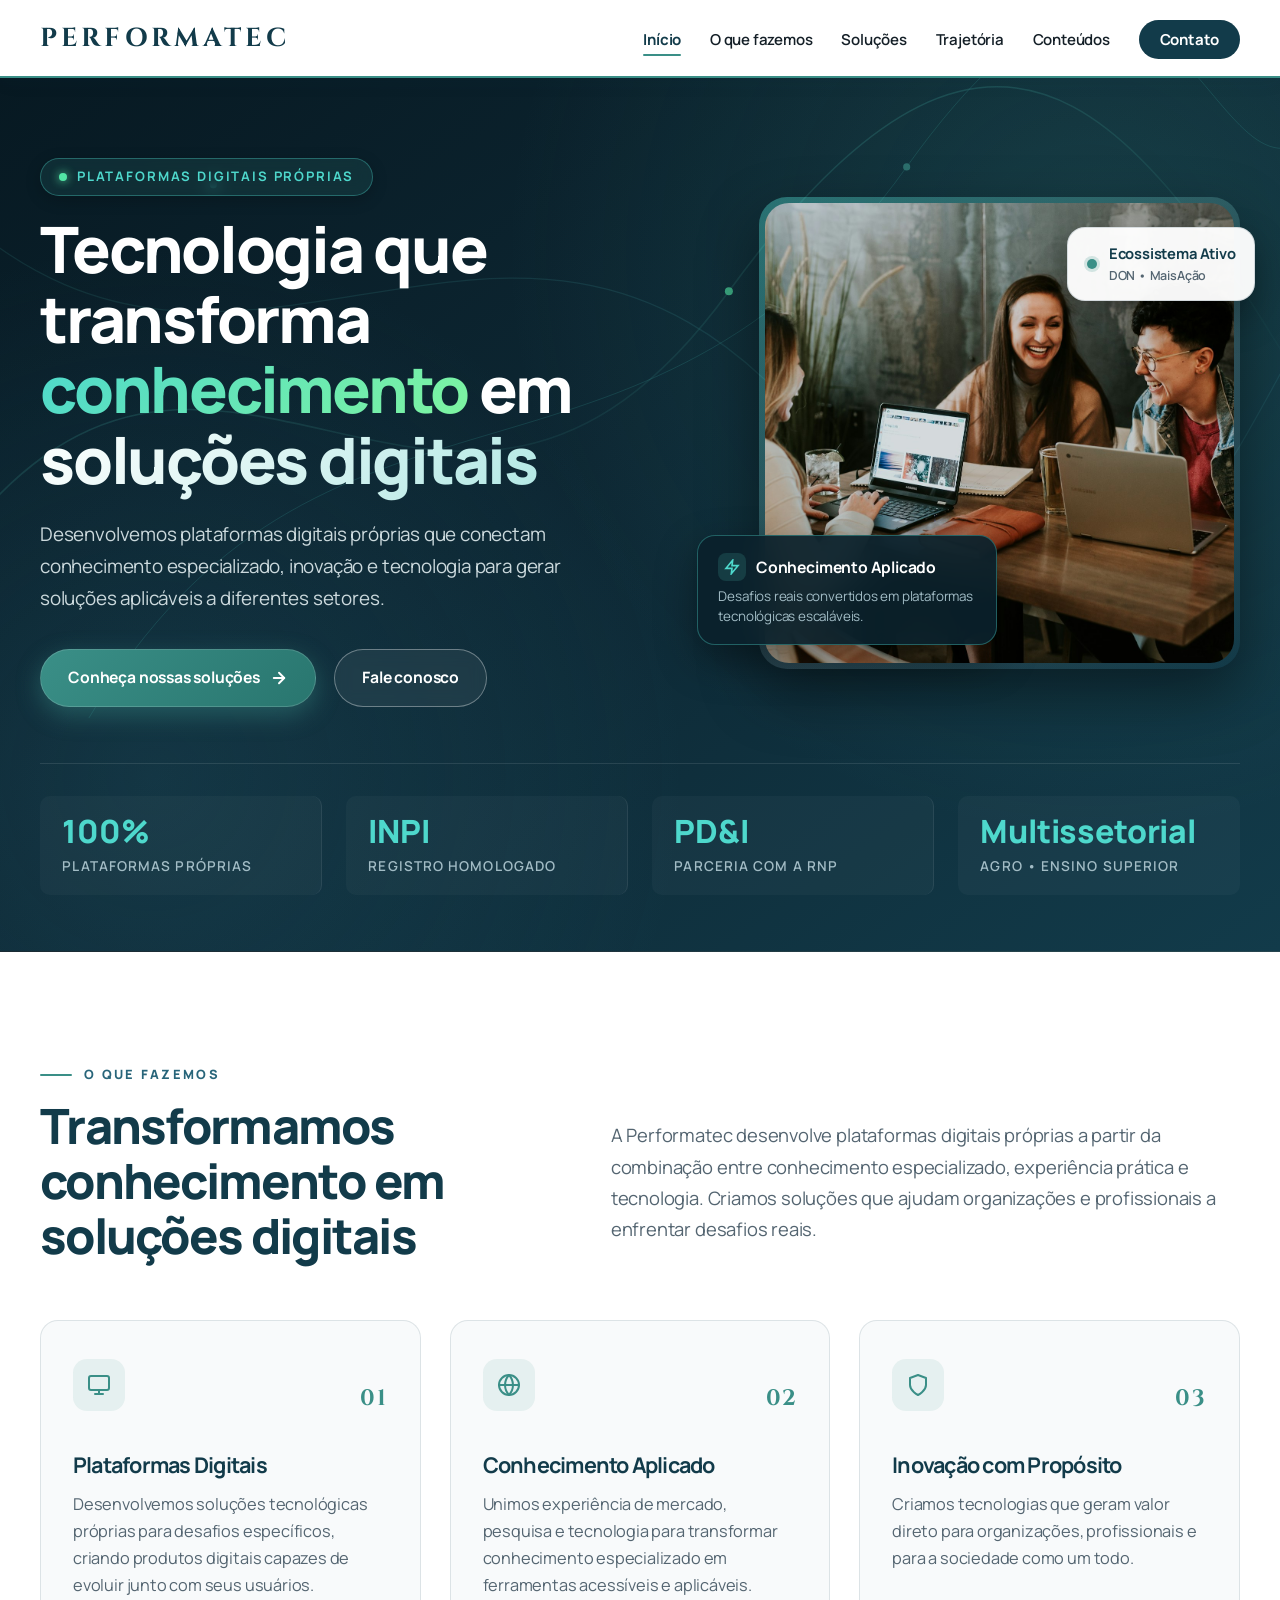
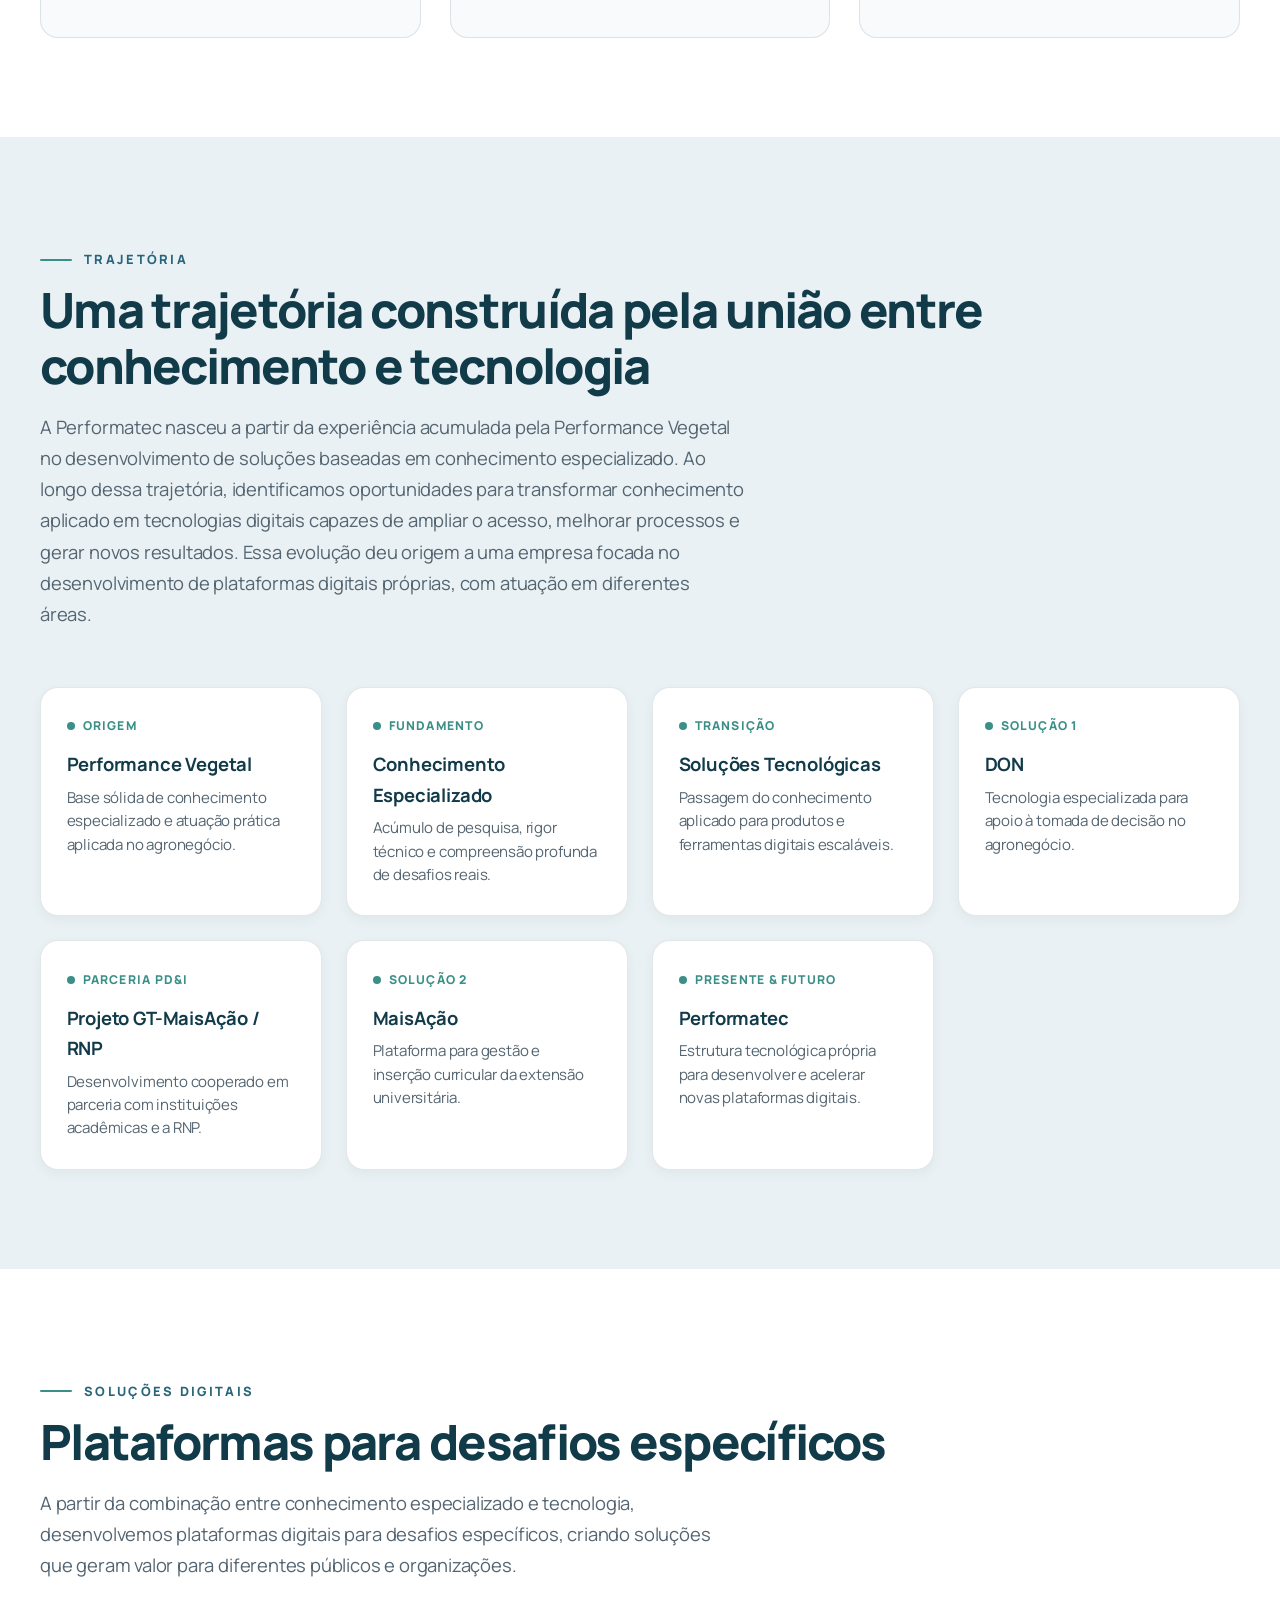
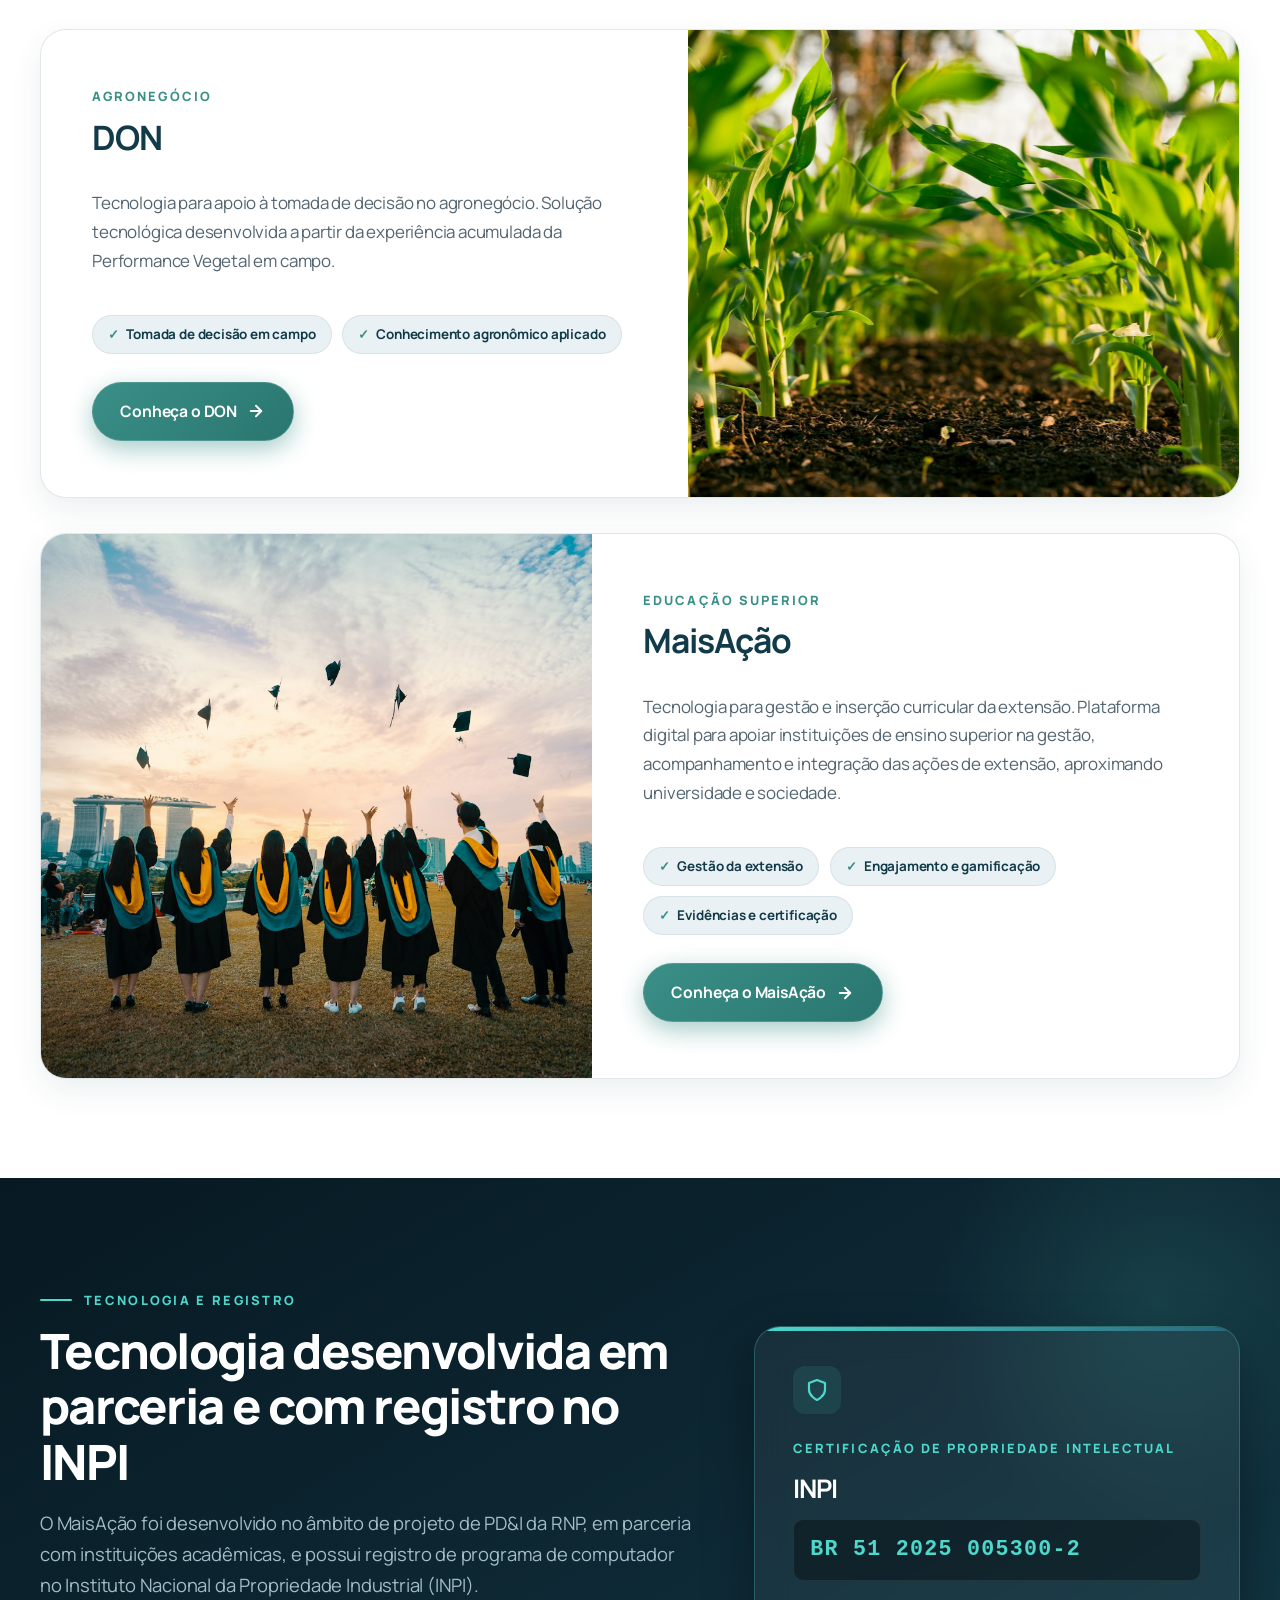
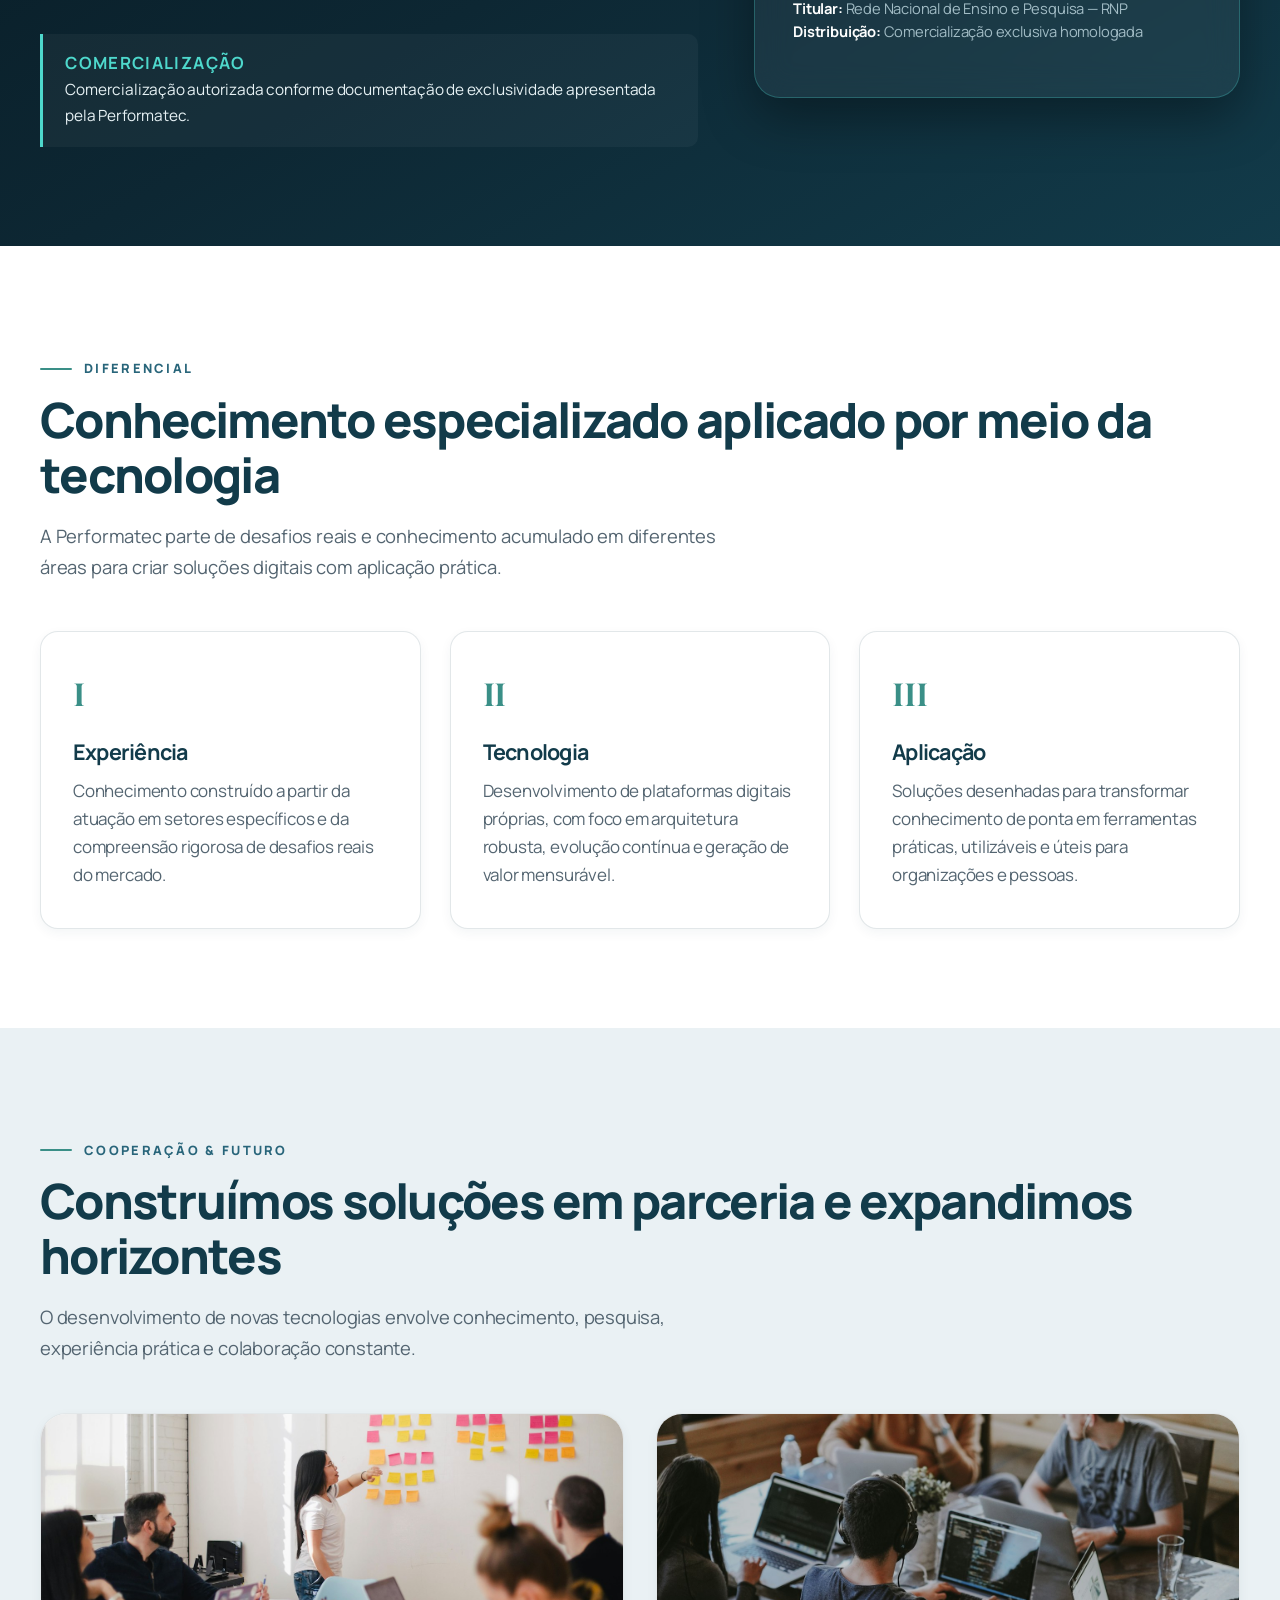
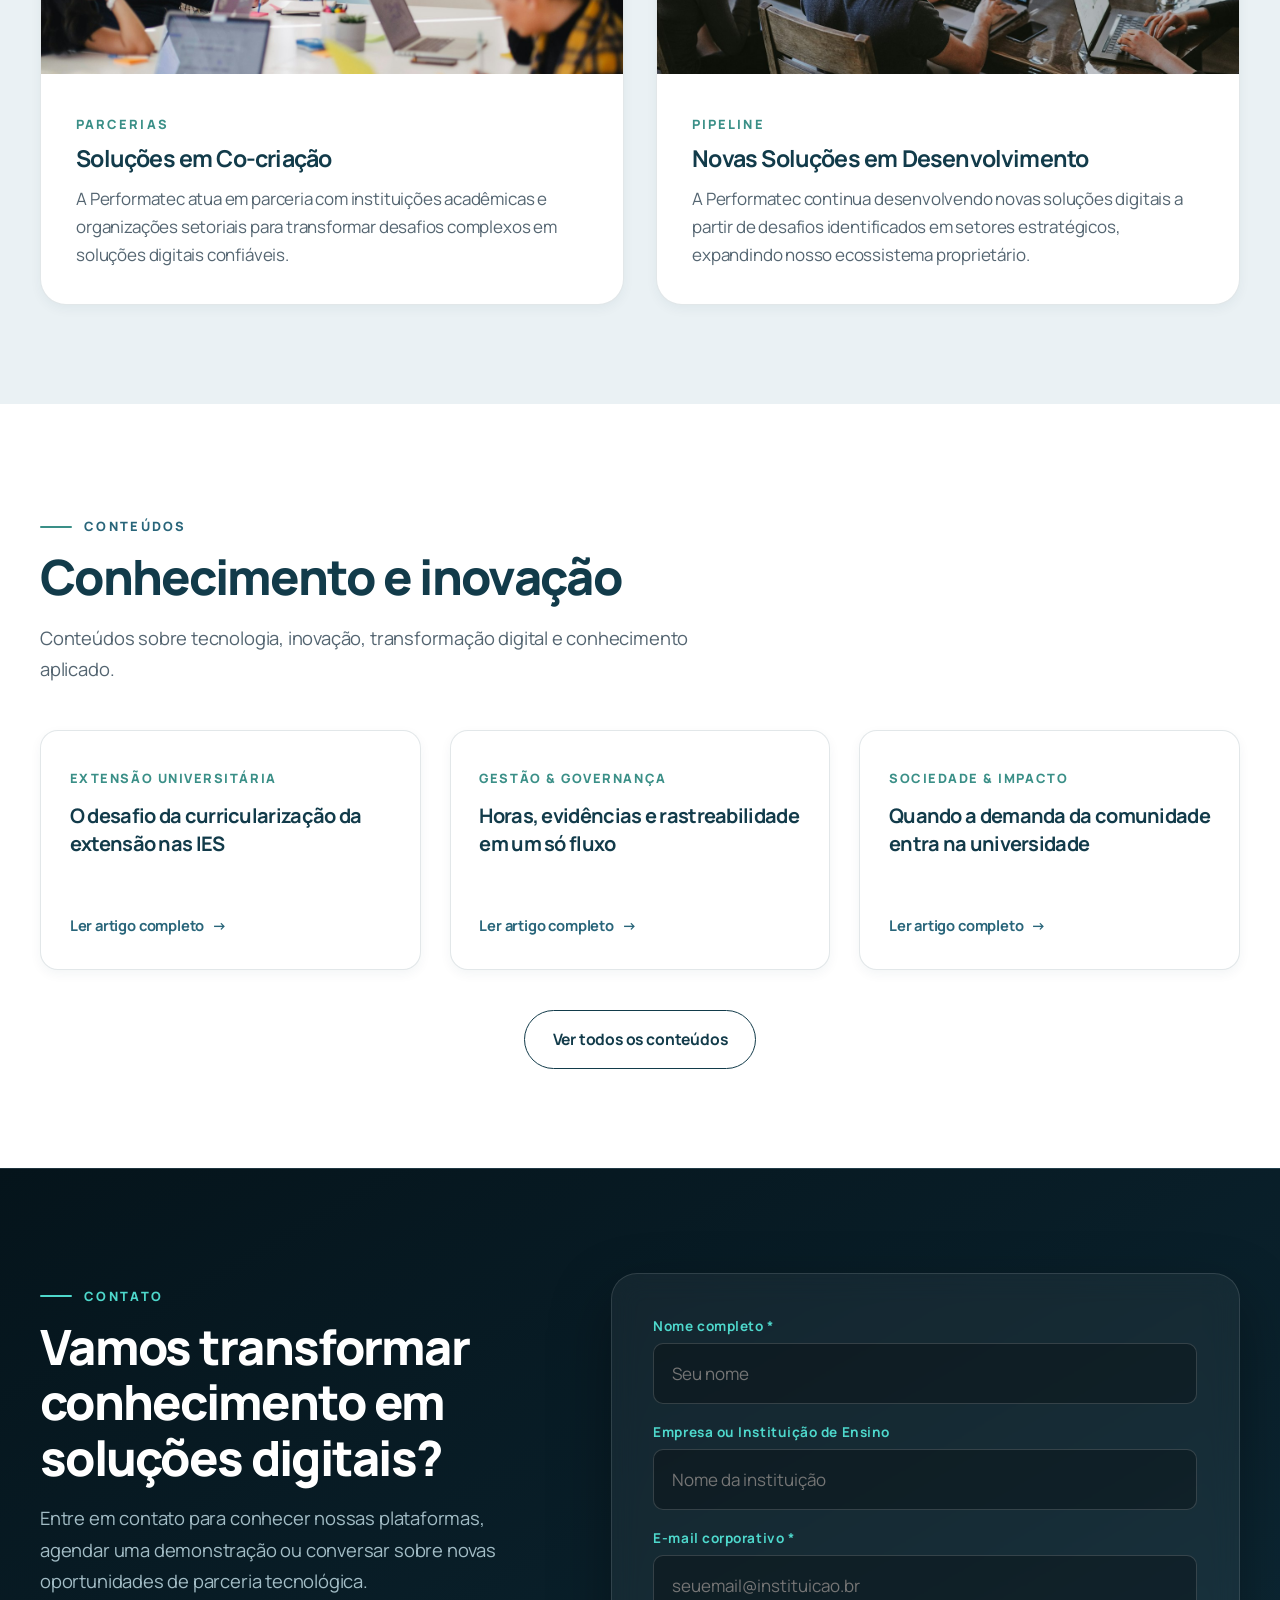
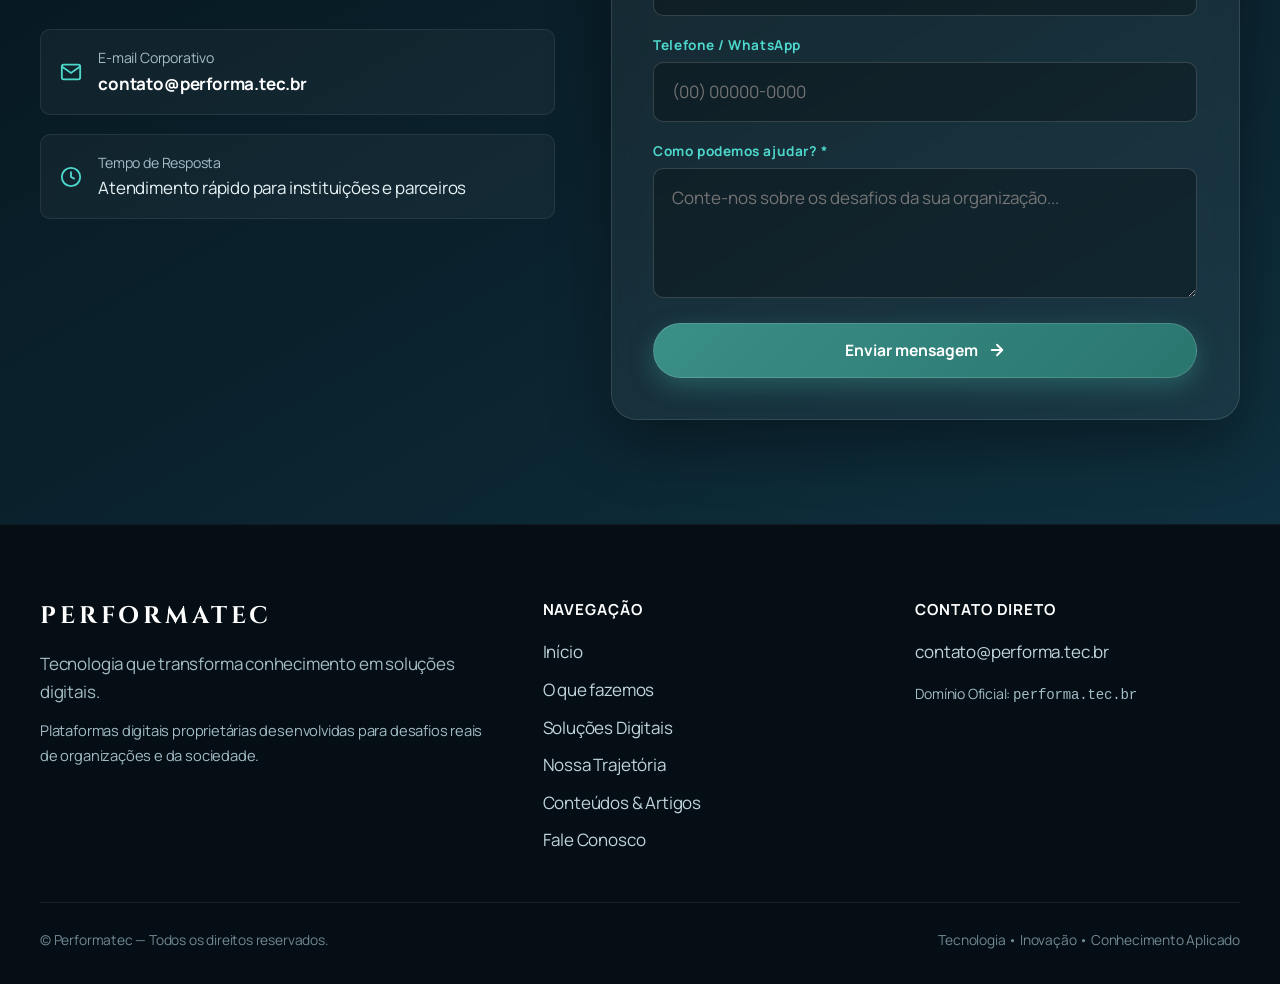
<file: index.html>
<!DOCTYPE html>
<html lang="pt-BR">
  <head>
    <meta charset="utf-8" />
    <meta name="viewport" content="width=device-width, initial-scale=1" />
    <title>Performatec | Tecnologia que transforma conhecimento em soluções digitais</title>
    <meta
      name="description"
      content="A Performatec desenvolve plataformas digitais próprias, transformando conhecimento especializado em soluções tecnológicas para diferentes setores."
    />
    <link rel="canonical" href="https://performa.tec.br/" />
    <link rel="icon" href="assets/img/favicon.svg" type="image/svg+xml" />

    <!-- Open Graph / Redes Sociais -->
    <meta property="og:type" content="website" />
    <meta property="og:url" content="https://performa.tec.br/" />
    <meta property="og:title" content="Performatec | Tecnologia que transforma conhecimento em soluções digitais" />
    <meta
      property="og:description"
      content="Desenvolvemos plataformas digitais próprias que conectam conhecimento especializado, inovação e tecnologia para gerar soluções aplicáveis."
    />
    <meta property="og:image" content="https://performa.tec.br/assets/img/hero-colaboracao.jpg" />

    <!-- Tipografia Google Fonts -->
    <link rel="preconnect" href="https://fonts.googleapis.com" />
    <link rel="preconnect" href="https://fonts.gstatic.com" crossorigin />
    <link
      href="https://fonts.googleapis.com/css2?family=Cinzel:wght@700&family=Manrope:wght@400;500;600;700;800&display=swap"
      rel="stylesheet"
    />
    <link rel="stylesheet" href="assets/css/site.css" />
  </head>
  <body>
    <a class="skip" href="#conteudo">Ir para o conteúdo</a>

    <!-- Cabeçalho Institucional -->
    <header class="site-header">
      <div class="wrap nav">
        <a class="mark" href="index.html" aria-label="Performatec Página Inicial">PERFORMATEC</a>
        <button class="nav-toggle" type="button" aria-label="Abrir menu de navegação" aria-expanded="false">
          <span></span>
        </button>
        <ul class="nav-links">
          <li><a href="#inicio" aria-current="page">Início</a></li>
          <li><a href="#fazemos">O que fazemos</a></li>
          <li><a href="#solucoes">Soluções</a></li>
          <li><a href="#sobre">Trajetória</a></li>
          <li><a href="conteudos.html">Conteúdos</a></li>
          <li><a class="nav-cta-link" href="contato.html">Contato</a></li>
        </ul>
      </div>
    </header>

    <main id="conteudo">
      <!-- BLOCO 1: HERO SECTION (ALTO IMPACTO E DEEP TECH) -->
      <section class="hero" id="inicio">
        <!-- Malha Vetorial Dinâmica ("Teia") -->
        <svg class="teia" viewBox="0 0 1440 760" preserveAspectRatio="none" aria-hidden="true">
          <defs>
            <linearGradient id="lineGrad1" x1="0%" y1="0%" x2="100%" y2="100%">
              <stop offset="0%" stop-color="#4ED8CC" stop-opacity="0.6" />
              <stop offset="50%" stop-color="#3A8F87" stop-opacity="0.3" />
              <stop offset="100%" stop-color="#123B4A" stop-opacity="0.05" />
            </linearGradient>
            <linearGradient id="lineGrad2" x1="100%" y1="0%" x2="0%" y2="100%">
              <stop offset="0%" stop-color="#28657A" stop-opacity="0.5" />
              <stop offset="60%" stop-color="#3A8F87" stop-opacity="0.25" />
              <stop offset="100%" stop-color="#071922" stop-opacity="0" />
            </linearGradient>
          </defs>
          <path d="M-60 540 C 240 120, 500 680, 820 240 S 1300 60, 1520 440" fill="none" stroke="url(#lineGrad1)" stroke-width="1.8" />
          <path d="M-40 160 C 280 440, 580 20, 900 380 S 1280 640, 1500 220" fill="none" stroke="url(#lineGrad2)" stroke-width="1.4" />
          <path d="M100 720 C 360 280, 720 520, 1020 100 S 1360 180, 1480 60" fill="none" stroke="#4ED8CC" stroke-width="0.9" opacity="0.28" />
          <!-- Nós da Teia -->
          <circle cx="240" cy="120" r="4" fill="#4ED8CC" class="teia-node" />
          <circle cx="820" cy="240" r="4.5" fill="#52E5A5" class="teia-node" />
          <circle cx="900" cy="380" r="3.5" fill="#4ED8CC" class="teia-node" />
          <circle cx="1020" cy="100" r="4" fill="#3A8F87" class="teia-node" />
        </svg>

        <div class="wrap hero-grid">
          <div>
            <div class="hero-badge">
              <span class="badge-dot"></span> Plataformas digitais próprias
            </div>
            <h1>
              Tecnologia que transforma <span class="text-highlight">conhecimento</span> em <span class="text-highlight-teal">soluções digitais</span>
            </h1>
            <p class="hero-desc">
              Desenvolvemos plataformas digitais próprias que conectam conhecimento especializado, inovação e tecnologia para gerar soluções aplicáveis a diferentes setores.
            </p>
            <div class="actions">
              <a class="btn btn-primary" href="#solucoes">
                <span>Conheça nossas soluções</span>
                <svg viewBox="0 0 24 24" fill="none" stroke="currentColor" stroke-width="2.5" stroke-linecap="round" stroke-linejoin="round" aria-hidden="true">
                  <line x1="5" y1="12" x2="19" y2="12"></line>
                  <polyline points="12 5 19 12 12 19"></polyline>
                </svg>
              </a>
              <a class="btn btn-ghost" href="contato.html">
                <span>Fale conosco</span>
              </a>
            </div>
          </div>

          <div class="hero-visual">
            <!-- Chip Flutuante 2 (Superior Direito) -->
            <div class="hero-badge-float">
              <span class="status-ring"></span>
              <div>
                <strong>Ecossistema Ativo</strong>
                <span>DON &bull; MaisAção</span>
              </div>
            </div>

            <div class="hero-img-container">
              <img
                src="assets/img/hero-colaboracao.jpg"
                alt="Profissionais e pesquisadores colaborando estrategicamente em torno de projetos tecnológicos."
              />
            </div>

            <!-- Chip Flutuante 1 (Inferior Esquerdo) -->
            <div class="hero-chip">
              <div class="hero-chip-header">
                <div class="hero-chip-icon" aria-hidden="true">
                  <svg width="16" height="16" viewBox="0 0 24 24" fill="none" stroke="currentColor" stroke-width="2.5">
                    <polygon points="13 2 3 14 12 14 11 22 21 10 12 10 13 2"></polygon>
                  </svg>
                </div>
                <strong>Conhecimento Aplicado</strong>
              </div>
              <span>Desafios reais convertidos em plataformas tecnológicas escaláveis.</span>
            </div>
          </div>
        </div>

        <!-- FAIXA DE INDICADORES / AUTORIDADE (STATS BAR) -->
        <div class="wrap stats-bar-wrap">
          <div class="stats-bar">
            <div class="stat-item">
              <span class="stat-num">100%</span>
              <span class="stat-label">Plataformas Próprias</span>
            </div>
            <div class="stat-item">
              <span class="stat-num">INPI</span>
              <span class="stat-label">Registro Homologado</span>
            </div>
            <div class="stat-item">
              <span class="stat-num">PD&amp;I</span>
              <span class="stat-label">Parceria com a RNP</span>
            </div>
            <div class="stat-item">
              <span class="stat-num">Multissetorial</span>
              <span class="stat-label">Agro &bull; Ensino Superior</span>
            </div>
          </div>
        </div>
      </section>

      <!-- BLOCO 2: O QUE FAZEMOS (FUNDO CLARO DE ALTA NITIDEZ) -->
      <section class="band band-white" id="fazemos">
        <div class="wrap">
          <div class="split-intro">
            <div>
              <p class="eyebrow">O que fazemos</p>
              <h2>Transformamos conhecimento em soluções digitais</h2>
            </div>
            <p class="lede">
              A Performatec desenvolve plataformas digitais próprias a partir da combinação entre conhecimento especializado, experiência prática e tecnologia. Criamos soluções que ajudam organizações e profissionais a enfrentar desafios reais.
            </p>
          </div>

          <div class="practice-cards">
            <article class="practice-card">
              <div class="card-top">
                <div class="card-icon-wrap" aria-hidden="true">
                  <svg width="24" height="24" viewBox="0 0 24 24" fill="none" stroke="currentColor" stroke-width="2" stroke-linecap="round" stroke-linejoin="round">
                    <rect x="2" y="3" width="20" height="14" rx="2" ry="2"></rect>
                    <line x1="8" y1="21" x2="16" y2="21"></line>
                    <line x1="12" y1="17" x2="12" y2="21"></line>
                  </svg>
                </div>
                <span class="index-num">01</span>
              </div>
              <h3>Plataformas Digitais</h3>
              <p>
                Desenvolvemos soluções tecnológicas próprias para desafios específicos, criando produtos digitais capazes de evoluir junto com seus usuários.
              </p>
            </article>

            <article class="practice-card">
              <div class="card-top">
                <div class="card-icon-wrap" aria-hidden="true">
                  <svg width="24" height="24" viewBox="0 0 24 24" fill="none" stroke="currentColor" stroke-width="2" stroke-linecap="round" stroke-linejoin="round">
                    <circle cx="12" cy="12" r="10"></circle>
                    <line x1="2" y1="12" x2="22" y2="12"></line>
                    <path d="M12 2a15.3 15.3 0 0 1 4 10 15.3 15.3 0 0 1-4 10 15.3 15.3 0 0 1-4-10 15.3 15.3 0 0 1 4-10z"></path>
                  </svg>
                </div>
                <span class="index-num">02</span>
              </div>
              <h3>Conhecimento Aplicado</h3>
              <p>
                Unimos experiência de mercado, pesquisa e tecnologia para transformar conhecimento especializado em ferramentas acessíveis e aplicáveis.
              </p>
            </article>

            <article class="practice-card">
              <div class="card-top">
                <div class="card-icon-wrap" aria-hidden="true">
                  <svg width="24" height="24" viewBox="0 0 24 24" fill="none" stroke="currentColor" stroke-width="2" stroke-linecap="round" stroke-linejoin="round">
                    <path d="M12 22s8-4 8-10V5l-8-3-8 3v7c0 6 8 10 8 10z"></path>
                  </svg>
                </div>
                <span class="index-num">03</span>
              </div>
              <h3>Inovação com Propósito</h3>
              <p>
                Criamos tecnologias que geram valor direto para organizações, profissionais e para a sociedade como um todo.
              </p>
            </article>
          </div>
        </div>
      </section>

      <!-- BLOCO 3: TRAJETÓRIA (FUNDO MIST COM TIMELINE REFINADA) -->
      <section class="band band-mist" id="sobre">
        <div class="wrap">
          <p class="eyebrow">Trajetória</p>
          <h2>Uma trajetória construída pela união entre conhecimento e tecnologia</h2>
          <p class="lede">
            A Performatec nasceu a partir da experiência acumulada pela Performance Vegetal no desenvolvimento de soluções baseadas em conhecimento especializado. Ao longo dessa trajetória, identificamos oportunidades para transformar conhecimento aplicado em tecnologias digitais capazes de ampliar o acesso, melhorar processos e gerar novos resultados. Essa evolução deu origem a uma empresa focada no desenvolvimento de plataformas digitais próprias, com atuação em diferentes áreas.
          </p>

          <div class="timeline-container">
            <div class="timeline">
              <article class="tl-card">
                <span class="tl-step-badge"><span class="tl-step-dot"></span> Origem</span>
                <strong>Performance Vegetal</strong>
                <p>Base sólida de conhecimento especializado e atuação prática aplicada no agronegócio.</p>
              </article>

              <article class="tl-card">
                <span class="tl-step-badge"><span class="tl-step-dot"></span> Fundamento</span>
                <strong>Conhecimento Especializado</strong>
                <p>Acúmulo de pesquisa, rigor técnico e compreensão profunda de desafios reais.</p>
              </article>

              <article class="tl-card">
                <span class="tl-step-badge"><span class="tl-step-dot"></span> Transição</span>
                <strong>Soluções Tecnológicas</strong>
                <p>Passagem do conhecimento aplicado para produtos e ferramentas digitais escaláveis.</p>
              </article>

              <article class="tl-card">
                <span class="tl-step-badge"><span class="tl-step-dot"></span> Solução 1</span>
                <strong>DON</strong>
                <p>Tecnologia especializada para apoio à tomada de decisão no agronegócio.</p>
              </article>

              <article class="tl-card">
                <span class="tl-step-badge"><span class="tl-step-dot"></span> Parceria PD&amp;I</span>
                <strong>Projeto GT-MaisAção / RNP</strong>
                <p>Desenvolvimento cooperado em parceria com instituições acadêmicas e a RNP.</p>
              </article>

              <article class="tl-card">
                <span class="tl-step-badge"><span class="tl-step-dot"></span> Solução 2</span>
                <strong>MaisAção</strong>
                <p>Plataforma para gestão e inserção curricular da extensão universitária.</p>
              </article>

              <article class="tl-card">
                <span class="tl-step-badge"><span class="tl-step-dot"></span> Presente &amp; Futuro</span>
                <strong>Performatec</strong>
                <p>Estrutura tecnológica própria para desenvolver e acelerar novas plataformas digitais.</p>
              </article>
            </div>
          </div>
        </div>
      </section>

      <!-- BLOCO 4: SOLUÇÕES DIGITAIS (FUNDO CLARO PURO COM SHOWCASE) -->
      <section class="band band-white" id="solucoes">
        <div class="wrap">
          <p class="eyebrow">Soluções digitais</p>
          <h2>Plataformas para desafios específicos</h2>
          <p class="lede">
            A partir da combinação entre conhecimento especializado e tecnologia, desenvolvemos plataformas digitais para desafios específicos, criando soluções que geram valor para diferentes públicos e organizações.
          </p>

          <div class="solution-stack">
            <!-- Solução DON -->
            <article class="solution">
              <div class="solution-copy">
                <span class="kicker">Agronegócio</span>
                <h3>DON</h3>
                <p>
                  Tecnologia para apoio à tomada de decisão no agronegócio. Solução tecnológica desenvolvida a partir da experiência acumulada da Performance Vegetal em campo.
                </p>
                <div class="highlights">
                  <span class="pill">Tomada de decisão em campo</span>
                  <span class="pill">Conhecimento agronômico aplicado</span>
                </div>
                <div class="actions">
                  <a class="btn btn-primary" href="https://www.performancevegetal.com.br/" rel="noopener" target="_blank">
                    <span>Conheça o DON</span>
                    <svg viewBox="0 0 24 24" fill="none" stroke="currentColor" stroke-width="2.5" stroke-linecap="round" stroke-linejoin="round" aria-hidden="true">
                      <line x1="5" y1="12" x2="19" y2="12"></line>
                      <polyline points="12 5 19 12 12 19"></polyline>
                    </svg>
                  </a>
                </div>
              </div>
              <div class="solution-media">
                <img src="assets/img/don-campo.jpg" alt="Lavoura cultivada vista em perspectiva, representando tecnologia aplicada ao agronegócio." />
              </div>
            </article>

            <!-- Solução MaisAção -->
            <article class="solution reverse">
              <div class="solution-copy">
                <span class="kicker">Educação Superior</span>
                <h3>MaisAção</h3>
                <p>
                  Tecnologia para gestão e inserção curricular da extensão. Plataforma digital para apoiar instituições de ensino superior na gestão, acompanhamento e integração das ações de extensão, aproximando universidade e sociedade.
                </p>
                <div class="highlights">
                  <span class="pill">Gestão da extensão</span>
                  <span class="pill">Engajamento e gamificação</span>
                  <span class="pill">Evidências e certificação</span>
                </div>
                <div class="actions">
                  <a class="btn btn-primary" href="maisacao.html">
                    <span>Conheça o MaisAção</span>
                    <svg viewBox="0 0 24 24" fill="none" stroke="currentColor" stroke-width="2.5" stroke-linecap="round" stroke-linejoin="round" aria-hidden="true">
                      <line x1="5" y1="12" x2="19" y2="12"></line>
                      <polyline points="12 5 19 12 12 19"></polyline>
                    </svg>
                  </a>
                </div>
              </div>
              <div class="solution-media">
                <img src="assets/img/campus-extensao.jpg" alt="Fachada de instituição de ensino superior integrada à comunidade universitária." />
              </div>
            </article>
          </div>
        </div>
      </section>

      <!-- BLOCO 5 & 6: REGISTRO INPI & COMERCIALIZAÇÃO (DEEP DARK TECH CONTRAST) -->
      <section class="band band-deep registry-section" id="registro">
        <div class="wrap registry">
          <div>
            <p class="eyebrow eyebrow-dark">Tecnologia e registro</p>
            <h2>Tecnologia desenvolvida em parceria e com registro no INPI</h2>
            <p class="lede">
              O MaisAção foi desenvolvido no âmbito de projeto de PD&amp;I da RNP, em parceria com instituições acadêmicas, e possui registro de programa de computador no Instituto Nacional da Propriedade Industrial (INPI).
            </p>

            <div class="compact-box">
              <h3>Comercialização</h3>
              <p>
                Comercialização autorizada conforme documentação de exclusividade apresentada pela Performatec.
              </p>
            </div>
          </div>

          <aside class="registry-card">
            <div class="registry-shield" aria-hidden="true">
              <svg width="24" height="24" viewBox="0 0 24 24" fill="none" stroke="currentColor" stroke-width="2.2" stroke-linecap="round" stroke-linejoin="round">
                <path d="M12 22s8-4 8-10V5l-8-3-8 3v7c0 6 8 10 8 10z"></path>
              </svg>
            </div>
            <span class="kicker" style="color: var(--teal-bright);">Certificação de Propriedade Intelectual</span>
            <h3 style="color: var(--white); font-size: 1.6rem; margin-top: 0.3rem;">INPI</h3>
            <code>BR 51 2025 005300-2</code>
            <p class="registry-meta">
              <strong>Titular:</strong> Rede Nacional de Ensino e Pesquisa — RNP<br />
              <strong>Distribuição:</strong> Comercialização exclusiva homologada
            </p>
          </aside>
        </div>
      </section>

      <!-- BLOCO 7: DIFERENCIAL (FUNDO CLARO PURO) -->
      <section class="band band-white" id="diferencial">
        <div class="wrap">
          <p class="eyebrow">Diferencial</p>
          <h2>Conhecimento especializado aplicado por meio da tecnologia</h2>
          <p class="lede">
            A Performatec parte de desafios reais e conhecimento acumulado em diferentes áreas para criar soluções digitais com aplicação prática.
          </p>

          <div class="triptych">
            <article class="triptych-item">
              <span class="triptych-num">I</span>
              <h3>Experiência</h3>
              <p>
                Conhecimento construído a partir da atuação em setores específicos e da compreensão rigorosa de desafios reais do mercado.
              </p>
            </article>

            <article class="triptych-item">
              <span class="triptych-num">II</span>
              <h3>Tecnologia</h3>
              <p>
                Desenvolvimento de plataformas digitais próprias, com foco em arquitetura robusta, evolução contínua e geração de valor mensurável.
              </p>
            </article>

            <article class="triptych-item">
              <span class="triptych-num">III</span>
              <h3>Aplicação</h3>
              <p>
                Soluções desenhadas para transformar conhecimento de ponta em ferramentas práticas, utilizáveis e úteis para organizações e pessoas.
              </p>
            </article>
          </div>
        </div>
      </section>

      <!-- BLOCO 8 & 9: PARCERIAS E PIPELINE (FUNDO MIST CONTRASTANTE) -->
      <section class="band band-mist" id="parcerias-pipeline">
        <div class="wrap">
          <p class="eyebrow">Cooperação &amp; Futuro</p>
          <h2>Construímos soluções em parceria e expandimos horizontes</h2>
          <p class="lede">
            O desenvolvimento de novas tecnologias envolve conhecimento, pesquisa, experiência prática e colaboração constante.
          </p>

          <div class="dual-feature-grid">
            <article class="feature-box">
              <img src="assets/img/parceria-mesa.jpg" alt="Equipe multiprofissional reunida em ambiente colaborativo desenvolvendo projetos." />
              <div class="feature-box-body">
                <span class="kicker">Parcerias</span>
                <h3>Soluções em Co-criação</h3>
                <p>
                  A Performatec atua em parceria com instituições acadêmicas e organizações setoriais para transformar desafios complexos em soluções digitais confiáveis.
                </p>
              </div>
            </article>

            <article class="feature-box">
              <img src="assets/img/laboratorio-desenvolvimento.jpg" alt="Profissionais de tecnologia analisando métricas e desenvolvimento de novas soluções." />
              <div class="feature-box-body">
                <span class="kicker">Pipeline</span>
                <h3>Novas Soluções em Desenvolvimento</h3>
                <p>
                  A Performatec continua desenvolvendo novas soluções digitais a partir de desafios identificados em setores estratégicos, expandindo nosso ecossistema proprietário.
                </p>
              </div>
            </article>
          </div>
        </div>
      </section>

      <!-- BLOCO 10: CONTEÚDOS (FUNDO CLARO PURO COM EDITORIAL TECH) -->
      <section class="band band-white" id="conhecimentos">
        <div class="wrap">
          <p class="eyebrow">Conteúdos</p>
          <h2>Conhecimento e inovação</h2>
          <p class="lede">Conteúdos sobre tecnologia, inovação, transformação digital e conhecimento aplicado.</p>

          <div class="content-row">
            <a class="article-card" href="artigos/curricularizacao-da-extensao.html">
              <div>
                <span class="article-tag">Extensão Universitária</span>
                <h3>O desafio da curricularização da extensão nas IES</h3>
              </div>
              <span class="article-link">
                <span>Ler artigo completo</span>
                <span aria-hidden="true">&rarr;</span>
              </span>
            </a>

            <a class="article-card" href="artigos/gestao-de-evidencias.html">
              <div>
                <span class="article-tag">Gestão &amp; Governança</span>
                <h3>Horas, evidências e rastreabilidade em um só fluxo</h3>
              </div>
              <span class="article-link">
                <span>Ler artigo completo</span>
                <span aria-hidden="true">&rarr;</span>
              </span>
            </a>

            <a class="article-card" href="artigos/universidade-e-sociedade.html">
              <div>
                <span class="article-tag">Sociedade &amp; Impacto</span>
                <h3>Quando a demanda da comunidade entra na universidade</h3>
              </div>
              <span class="article-link">
                <span>Ler artigo completo</span>
                <span aria-hidden="true">&rarr;</span>
              </span>
            </a>
          </div>

          <div class="actions" style="margin-top: 2.5rem; justify-content: center;">
            <a class="btn btn-outline-dark" href="conteudos.html">Ver todos os conteúdos</a>
          </div>
        </div>
      </section>

      <!-- BLOCO 11: CONTATO (ENCERRAMENTO EM DEEP DARK CONTRAST) -->
      <section class="band contact-section" id="contato-home">
        <div class="wrap contact-grid">
          <div>
            <p class="eyebrow eyebrow-dark">Contato</p>
            <h2>Vamos transformar conhecimento em soluções digitais?</h2>
            <p class="lede">
              Entre em contato para conhecer nossas plataformas, agendar uma demonstração ou conversar sobre novas oportunidades de parceria tecnológica.
            </p>

            <div class="contact-info-list">
              <div class="contact-info-item">
                <svg width="22" height="22" viewBox="0 0 24 24" fill="none" stroke="currentColor" stroke-width="2">
                  <path d="M4 4h16c1.1 0 2 .9 2 2v12c0 1.1-.9 2-2 2H4c-1.1 0-2-.9-2-2V6c0-1.1.9-2 2-2z"></path>
                  <polyline points="22,6 12,13 2,6"></polyline>
                </svg>
                <div>
                  <small style="color: var(--text-dim-on-dark); display: block;">E-mail Corporativo</small>
                  <a href="mailto:contato@performa.tec.br">contato@performa.tec.br</a>
                </div>
              </div>

              <div class="contact-info-item">
                <svg width="22" height="22" viewBox="0 0 24 24" fill="none" stroke="currentColor" stroke-width="2">
                  <circle cx="12" cy="12" r="10"></circle>
                  <polyline points="12 6 12 12 16 14"></polyline>
                </svg>
                <div>
                  <small style="color: var(--text-dim-on-dark); display: block;">Tempo de Resposta</small>
                  <span>Atendimento rápido para instituições e parceiros</span>
                </div>
              </div>
            </div>
          </div>

          <!-- Formulário de Alto Padrão -->
          <form class="contact-form" data-contact action="https://formsubmit.co/contato@performa.tec.br" method="POST">
            <input type="hidden" name="_subject" value="Novo Contato via Site Performatec" />
            <input type="hidden" name="_captcha" value="false" />
            <!-- Campo Honeypot Antispam -->
            <input type="text" name="company_website" class="hp" tabindex="-1" autocomplete="off" />

            <div>
              <label for="nome">Nome completo *</label>
              <input id="nome" name="nome" placeholder="Seu nome" required />
            </div>

            <div>
              <label for="empresa">Empresa ou Instituição de Ensino</label>
              <input id="empresa" name="empresa" placeholder="Nome da instituição" />
            </div>

            <div>
              <label for="email">E-mail corporativo *</label>
              <input id="email" name="email" type="email" placeholder="seuemail@instituicao.br" required />
            </div>

            <div>
              <label for="telefone">Telefone / WhatsApp</label>
              <input id="telefone" name="telefone" type="tel" placeholder="(00) 00000-0000" />
            </div>

            <div>
              <label for="mensagem">Como podemos ajudar? *</label>
              <textarea id="mensagem" name="mensagem" placeholder="Conte-nos sobre os desafios da sua organização..." required></textarea>
            </div>

            <button class="btn btn-primary" type="submit" style="width: 100%;">
              <span>Enviar mensagem</span>
              <svg viewBox="0 0 24 24" fill="none" stroke="currentColor" stroke-width="2.5" stroke-linecap="round" stroke-linejoin="round" aria-hidden="true">
                <line x1="5" y1="12" x2="19" y2="12"></line>
                <polyline points="12 5 19 12 12 19"></polyline>
              </svg>
            </button>
          </form>
        </div>
      </section>
    </main>

    <!-- RODAPÉ INSTITUCIONAL -->
    <footer class="site-footer">
      <div class="wrap footer-grid">
        <div>
          <span class="mark">PERFORMATEC</span>
          <p>Tecnologia que transforma conhecimento em soluções digitais.</p>
          <p style="color: var(--text-dim-on-dark); font-size: 0.92rem; margin-top: 0.8rem;">
            Plataformas digitais proprietárias desenvolvidas para desafios reais de organizações e da sociedade.
          </p>
        </div>
        <div>
          <strong>Navegação</strong>
          <ul class="footer-nav-list">
            <li><a href="index.html#inicio">Início</a></li>
            <li><a href="index.html#fazemos">O que fazemos</a></li>
            <li><a href="index.html#solucoes">Soluções Digitais</a></li>
            <li><a href="index.html#sobre">Nossa Trajetória</a></li>
            <li><a href="conteudos.html">Conteúdos &amp; Artigos</a></li>
            <li><a href="contato.html">Fale Conosco</a></li>
          </ul>
        </div>
        <div>
          <strong>Contato Direto</strong>
          <p><a href="mailto:contato@performa.tec.br">contato@performa.tec.br</a></p>
          <p style="color: var(--text-dim-on-dark); font-size: 0.88rem; margin-top: 1rem;">
            Domínio Oficial: <code>performa.tec.br</code>
          </p>
        </div>
      </div>
      <div class="wrap legal">
        <span>&copy; Performatec — Todos os direitos reservados.</span>
        <span>Tecnologia &bull; Inovação &bull; Conhecimento Aplicado</span>
      </div>
    </footer>

    <script src="assets/js/site.js"></script>
  </body>
</html>
</file>
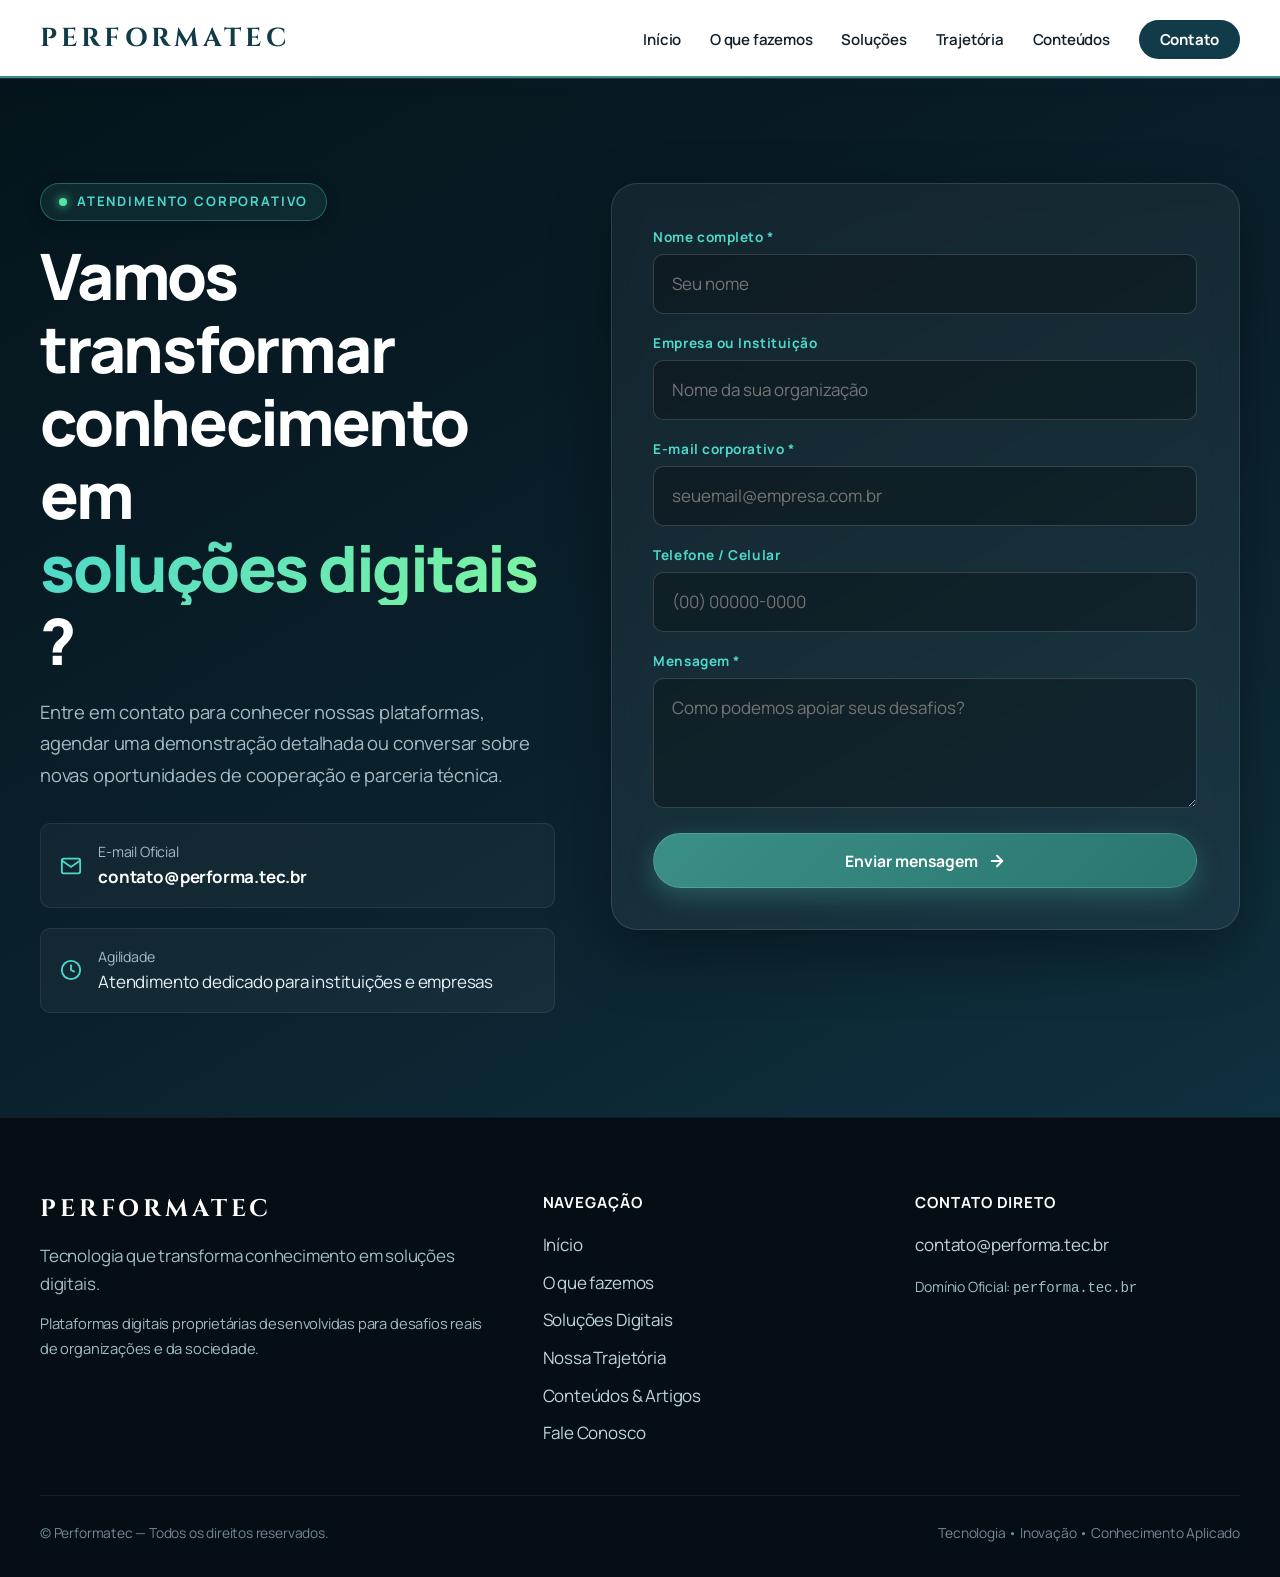
<file: contato.html>
<!DOCTYPE html>
<html lang="pt-BR">
  <head>
    <meta charset="utf-8" />
    <meta name="viewport" content="width=device-width, initial-scale=1" />
    <title>Contato | Performatec</title>
    <meta
      name="description"
      content="Entre em contato com a Performatec para conhecer nossas plataformas digitais próprias, agendar demonstrações ou conversar sobre parcerias."
    />
    <link rel="canonical" href="https://performa.tec.br/contato.html" />
    <link rel="icon" href="assets/img/favicon.svg" type="image/svg+xml" />

    <!-- Open Graph -->
    <meta property="og:type" content="website" />
    <meta property="og:url" content="https://performa.tec.br/contato.html" />
    <meta property="og:title" content="Contato | Performatec" />
    <meta property="og:description" content="Entre em contato com a equipe da Performatec para conhecer nossas soluções digitais." />
    <meta property="og:image" content="https://performa.tec.br/assets/img/hero-colaboracao.jpg" />

    <link rel="preconnect" href="https://fonts.googleapis.com" />
    <link rel="preconnect" href="https://fonts.gstatic.com" crossorigin />
    <link
      href="https://fonts.googleapis.com/css2?family=Cinzel:wght@700&family=Manrope:wght@400;500;600;700;800&display=swap"
      rel="stylesheet"
    />
    <link rel="stylesheet" href="assets/css/site.css" />
  </head>
  <body>
    <a class="skip" href="#conteudo">Ir para o conteúdo</a>

    <header class="site-header">
      <div class="wrap nav">
        <a class="mark" href="index.html" aria-label="Performatec Página Inicial">PERFORMATEC</a>
        <button class="nav-toggle" type="button" aria-label="Abrir menu" aria-expanded="false"><span></span></button>
        <ul class="nav-links">
          <li><a href="index.html">Início</a></li>
          <li><a href="index.html#fazemos">O que fazemos</a></li>
          <li><a href="index.html#solucoes">Soluções</a></li>
          <li><a href="index.html#sobre">Trajetória</a></li>
          <li><a href="conteudos.html">Conteúdos</a></li>
          <li><a class="nav-cta-link" href="contato.html" aria-current="page">Contato</a></li>
        </ul>
      </div>
    </header>

    <main id="conteudo">
      <section class="contact-section" style="min-height: calc(100vh - var(--header) - 200px); display: flex; align-items: center;">
        <div class="wrap contact-grid">
          <div>
            <div class="hero-badge">
              <span class="badge-dot"></span> Atendimento Corporativo
            </div>
            <h1 style="color: var(--white); margin: 1.2rem 0;">
              Vamos transformar conhecimento em <span class="text-highlight">soluções digitais</span>?
            </h1>
            <p class="lede">
              Entre em contato para conhecer nossas plataformas, agendar uma demonstração detalhada ou conversar sobre novas oportunidades de cooperação e parceria técnica.
            </p>

            <div class="contact-info-list">
              <div class="contact-info-item">
                <svg width="22" height="22" viewBox="0 0 24 24" fill="none" stroke="currentColor" stroke-width="2">
                  <path d="M4 4h16c1.1 0 2 .9 2 2v12c0 1.1-.9 2-2 2H4c-1.1 0-2-.9-2-2V6c0-1.1.9-2 2-2z"></path>
                  <polyline points="22,6 12,13 2,6"></polyline>
                </svg>
                <div>
                  <small style="color: var(--text-dim-on-dark); display: block;">E-mail Oficial</small>
                  <a href="#">contato@performa.tec.br</a>
                </div>
              </div>

              <div class="contact-info-item">
                <svg width="22" height="22" viewBox="0 0 24 24" fill="none" stroke="currentColor" stroke-width="2">
                  <circle cx="12" cy="12" r="10"></circle>
                  <polyline points="12 6 12 12 16 14"></polyline>
                </svg>
                <div>
                  <small style="color: var(--text-dim-on-dark); display: block;">Agilidade</small>
                  <span>Atendimento dedicado para instituições e empresas</span>
                </div>
              </div>
            </div>
          </div>

          <form class="contact-form" data-contact action="#" method="POST">
            <input type="hidden" name="_subject" value="Novo Contato via Página de Contato" />
            <input type="hidden" name="_captcha" value="false" />
            <input type="text" name="company_website" class="hp" tabindex="-1" autocomplete="off" />

            <div>
              <label for="nome">Nome completo *</label>
              <input id="nome" name="nome" placeholder="Seu nome" required />
            </div>

            <div>
              <label for="empresa">Empresa ou Instituição</label>
              <input id="empresa" name="empresa" placeholder="Nome da sua organização" />
            </div>

            <div>
              <label for="email">E-mail corporativo *</label>
              <input id="email" name="email" type="email" placeholder="seuemail@empresa.com.br" required />
            </div>

            <div>
              <label for="telefone">Telefone / Celular</label>
              <input id="telefone" name="telefone" type="tel" placeholder="(00) 00000-0000" />
            </div>

            <div>
              <label for="mensagem">Mensagem *</label>
              <textarea id="mensagem" name="mensagem" placeholder="Como podemos apoiar seus desafios?" required></textarea>
            </div>

            <button class="btn btn-primary" type="submit" style="width: 100%;">
              <span>Enviar mensagem</span>
              <svg viewBox="0 0 24 24" fill="none" stroke="currentColor" stroke-width="2.5" stroke-linecap="round" stroke-linejoin="round" aria-hidden="true">
                <line x1="5" y1="12" x2="19" y2="12"></line>
                <polyline points="12 5 19 12 12 19"></polyline>
              </svg>
            </button>
          </form>
        </div>
      </section>
    </main>

    <footer class="site-footer">
      <div class="wrap footer-grid">
        <div>
          <span class="mark">PERFORMATEC</span>
          <p>Tecnologia que transforma conhecimento em soluções digitais.</p>
          <p style="color: var(--text-dim-on-dark); font-size: 0.92rem; margin-top: 0.8rem;">
            Plataformas digitais proprietárias desenvolvidas para desafios reais de organizações e da sociedade.
          </p>
        </div>
        <div>
          <strong>Navegação</strong>
          <ul class="footer-nav-list">
            <li><a href="index.html#inicio">Início</a></li>
            <li><a href="index.html#fazemos">O que fazemos</a></li>
            <li><a href="index.html#solucoes">Soluções Digitais</a></li>
            <li><a href="index.html#sobre">Nossa Trajetória</a></li>
            <li><a href="conteudos.html">Conteúdos &amp; Artigos</a></li>
            <li><a href="contato.html">Fale Conosco</a></li>
          </ul>
        </div>
        <div>
          <strong>Contato Direto</strong>
          <p><a href="#">contato@performa.tec.br</a></p>
          <p style="color: var(--text-dim-on-dark); font-size: 0.88rem; margin-top: 1rem;">
            Domínio Oficial: <code>performa.tec.br</code>
          </p>
        </div>
      </div>
      <div class="wrap legal">
        <span>&copy; Performatec — Todos os direitos reservados.</span>
        <span>Tecnologia &bull; Inovação &bull; Conhecimento Aplicado</span>
      </div>
    </footer>
    <script src="assets/js/site.js"></script>
  </body>
</html>
</file>
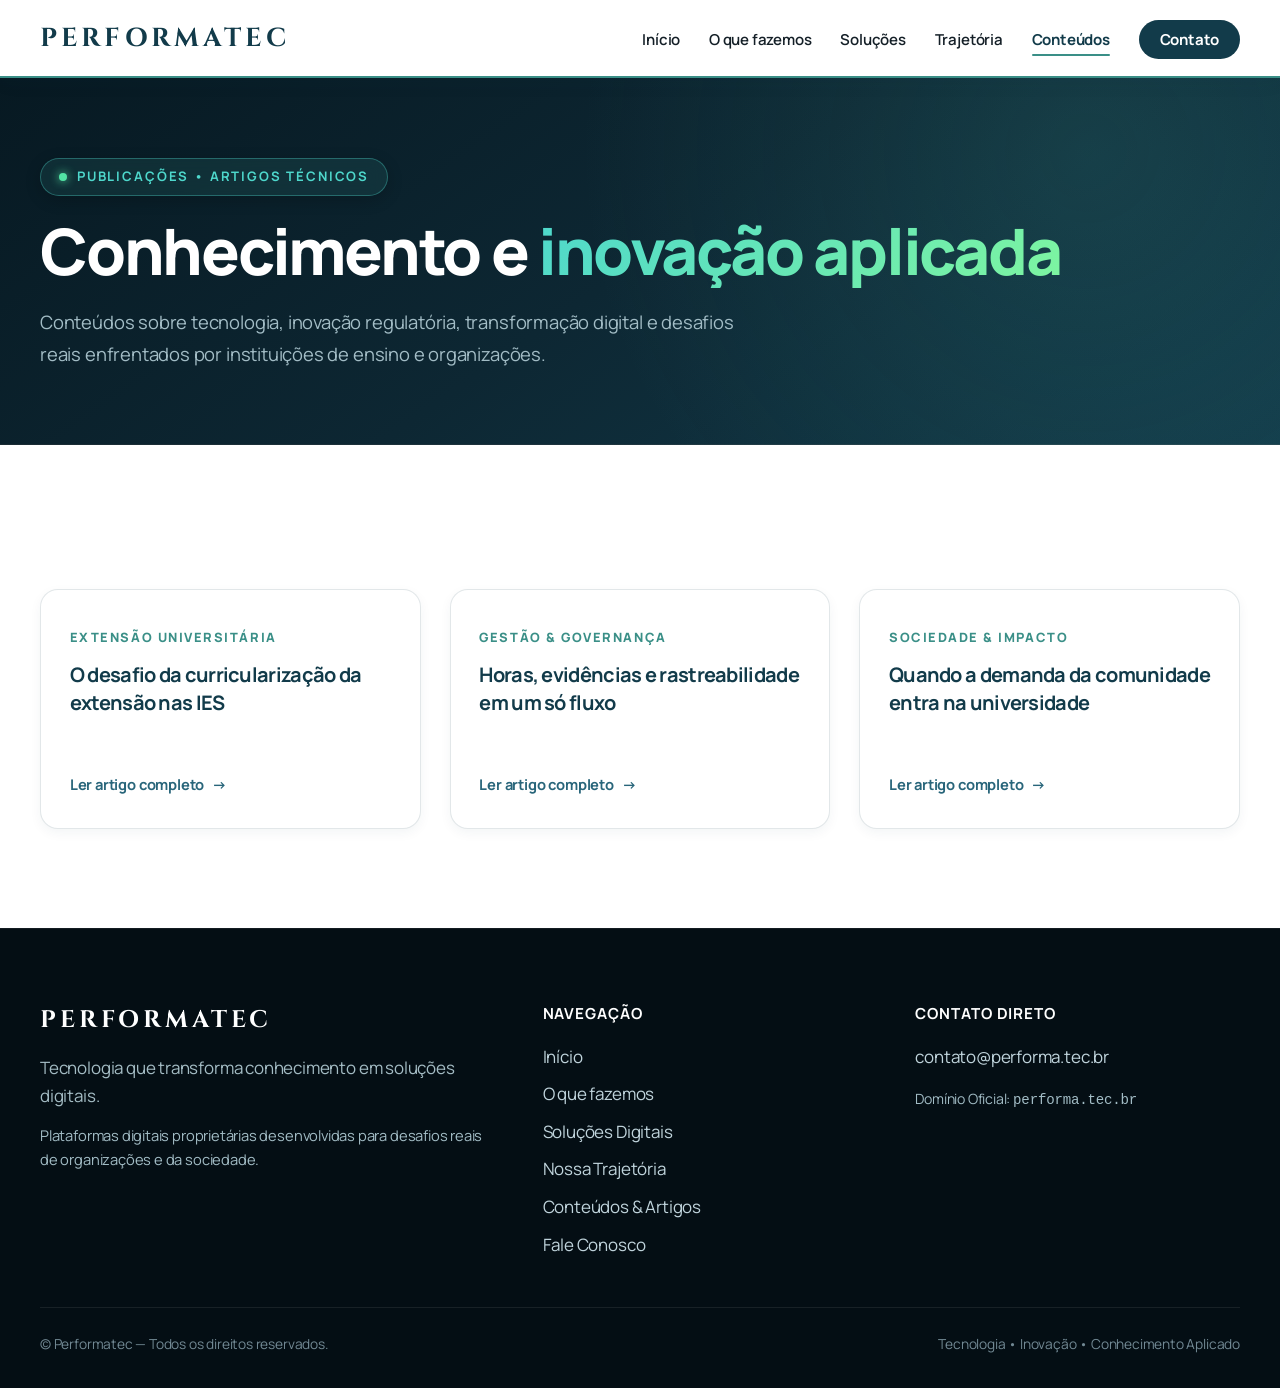
<file: conteudos.html>
<!DOCTYPE html>
<html lang="pt-BR">
  <head>
    <meta charset="utf-8" />
    <meta name="viewport" content="width=device-width, initial-scale=1" />
    <title>Conteúdos &amp; Artigos | Performatec</title>
    <meta
      name="description"
      content="Artigos e análises sobre tecnologia, inovação, transformação digital e conhecimento aplicado em setores estratégicos."
    />
    <link rel="canonical" href="https://performa.tec.br/conteudos.html" />
    <link rel="icon" href="assets/img/favicon.svg" type="image/svg+xml" />

    <!-- Open Graph -->
    <meta property="og:type" content="blog" />
    <meta property="og:url" content="https://performa.tec.br/conteudos.html" />
    <meta property="og:title" content="Conteúdos &amp; Artigos | Performatec" />
    <meta property="og:description" content="Artigos sobre tecnologia, extensão universitária e conhecimento aplicado." />
    <meta property="og:image" content="https://performa.tec.br/assets/img/hero-colaboracao.jpg" />

    <link rel="preconnect" href="https://fonts.googleapis.com" />
    <link rel="preconnect" href="https://fonts.gstatic.com" crossorigin />
    <link
      href="https://fonts.googleapis.com/css2?family=Cinzel:wght@700&family=Manrope:wght@400;500;600;700;800&display=swap"
      rel="stylesheet"
    />
    <link rel="stylesheet" href="assets/css/site.css" />
  </head>
  <body>
    <a class="skip" href="#conteudo">Ir para o conteúdo</a>

    <header class="site-header">
      <div class="wrap nav">
        <a class="mark" href="index.html" aria-label="Performatec Página Inicial">PERFORMATEC</a>
        <button class="nav-toggle" type="button" aria-label="Abrir menu" aria-expanded="false"><span></span></button>
        <ul class="nav-links">
          <li><a href="index.html">Início</a></li>
          <li><a href="index.html#fazemos">O que fazemos</a></li>
          <li><a href="index.html#solucoes">Soluções</a></li>
          <li><a href="index.html#sobre">Trajetória</a></li>
          <li><a href="conteudos.html" aria-current="page">Conteúdos</a></li>
          <li><a class="nav-cta-link" href="contato.html">Contato</a></li>
        </ul>
      </div>
    </header>

    <main id="conteudo">
      <section class="page-hero">
        <div class="wrap">
          <div class="hero-badge">
            <span class="badge-dot"></span> Publicações &bull; Artigos Técnicos
          </div>
          <h1 style="margin: 1.2rem 0;">
            Conhecimento e <span class="text-highlight">inovação aplicada</span>
          </h1>
          <p class="lede">
            Conteúdos sobre tecnologia, inovação regulatória, transformação digital e desafios reais enfrentados por instituições de ensino e organizações.
          </p>
        </div>
      </section>

      <section class="band band-white" style="min-height: 50vh;">
        <div class="wrap">
          <div class="content-row">
            <a class="article-card" href="artigos/curricularizacao-da-extensao.html">
              <div>
                <span class="article-tag">Extensão Universitária</span>
                <h3>O desafio da curricularização da extensão nas IES</h3>
              </div>
              <span class="article-link">
                <span>Ler artigo completo</span>
                <span aria-hidden="true">&rarr;</span>
              </span>
            </a>

            <a class="article-card" href="artigos/gestao-de-evidencias.html">
              <div>
                <span class="article-tag">Gestão &amp; Governança</span>
                <h3>Horas, evidências e rastreabilidade em um só fluxo</h3>
              </div>
              <span class="article-link">
                <span>Ler artigo completo</span>
                <span aria-hidden="true">&rarr;</span>
              </span>
            </a>

            <a class="article-card" href="artigos/universidade-e-sociedade.html">
              <div>
                <span class="article-tag">Sociedade &amp; Impacto</span>
                <h3>Quando a demanda da comunidade entra na universidade</h3>
              </div>
              <span class="article-link">
                <span>Ler artigo completo</span>
                <span aria-hidden="true">&rarr;</span>
              </span>
            </a>
          </div>
        </div>
      </section>
    </main>

    <footer class="site-footer">
      <div class="wrap footer-grid">
        <div>
          <span class="mark">PERFORMATEC</span>
          <p>Tecnologia que transforma conhecimento em soluções digitais.</p>
          <p style="color: var(--text-dim-on-dark); font-size: 0.92rem; margin-top: 0.8rem;">
            Plataformas digitais proprietárias desenvolvidas para desafios reais de organizações e da sociedade.
          </p>
        </div>
        <div>
          <strong>Navegação</strong>
          <ul class="footer-nav-list">
            <li><a href="index.html#inicio">Início</a></li>
            <li><a href="index.html#fazemos">O que fazemos</a></li>
            <li><a href="index.html#solucoes">Soluções Digitais</a></li>
            <li><a href="index.html#sobre">Nossa Trajetória</a></li>
            <li><a href="conteudos.html">Conteúdos &amp; Artigos</a></li>
            <li><a href="contato.html">Fale Conosco</a></li>
          </ul>
        </div>
        <div>
          <strong>Contato Direto</strong>
          <p><a href="mailto:contato@performa.tec.br">contato@performa.tec.br</a></p>
          <p style="color: var(--text-dim-on-dark); font-size: 0.88rem; margin-top: 1rem;">
            Domínio Oficial: <code>performa.tec.br</code>
          </p>
        </div>
      </div>
      <div class="wrap legal">
        <span>&copy; Performatec — Todos os direitos reservados.</span>
        <span>Tecnologia &bull; Inovação &bull; Conhecimento Aplicado</span>
      </div>
    </footer>
    <script src="assets/js/site.js"></script>
  </body>
</html>
</file>
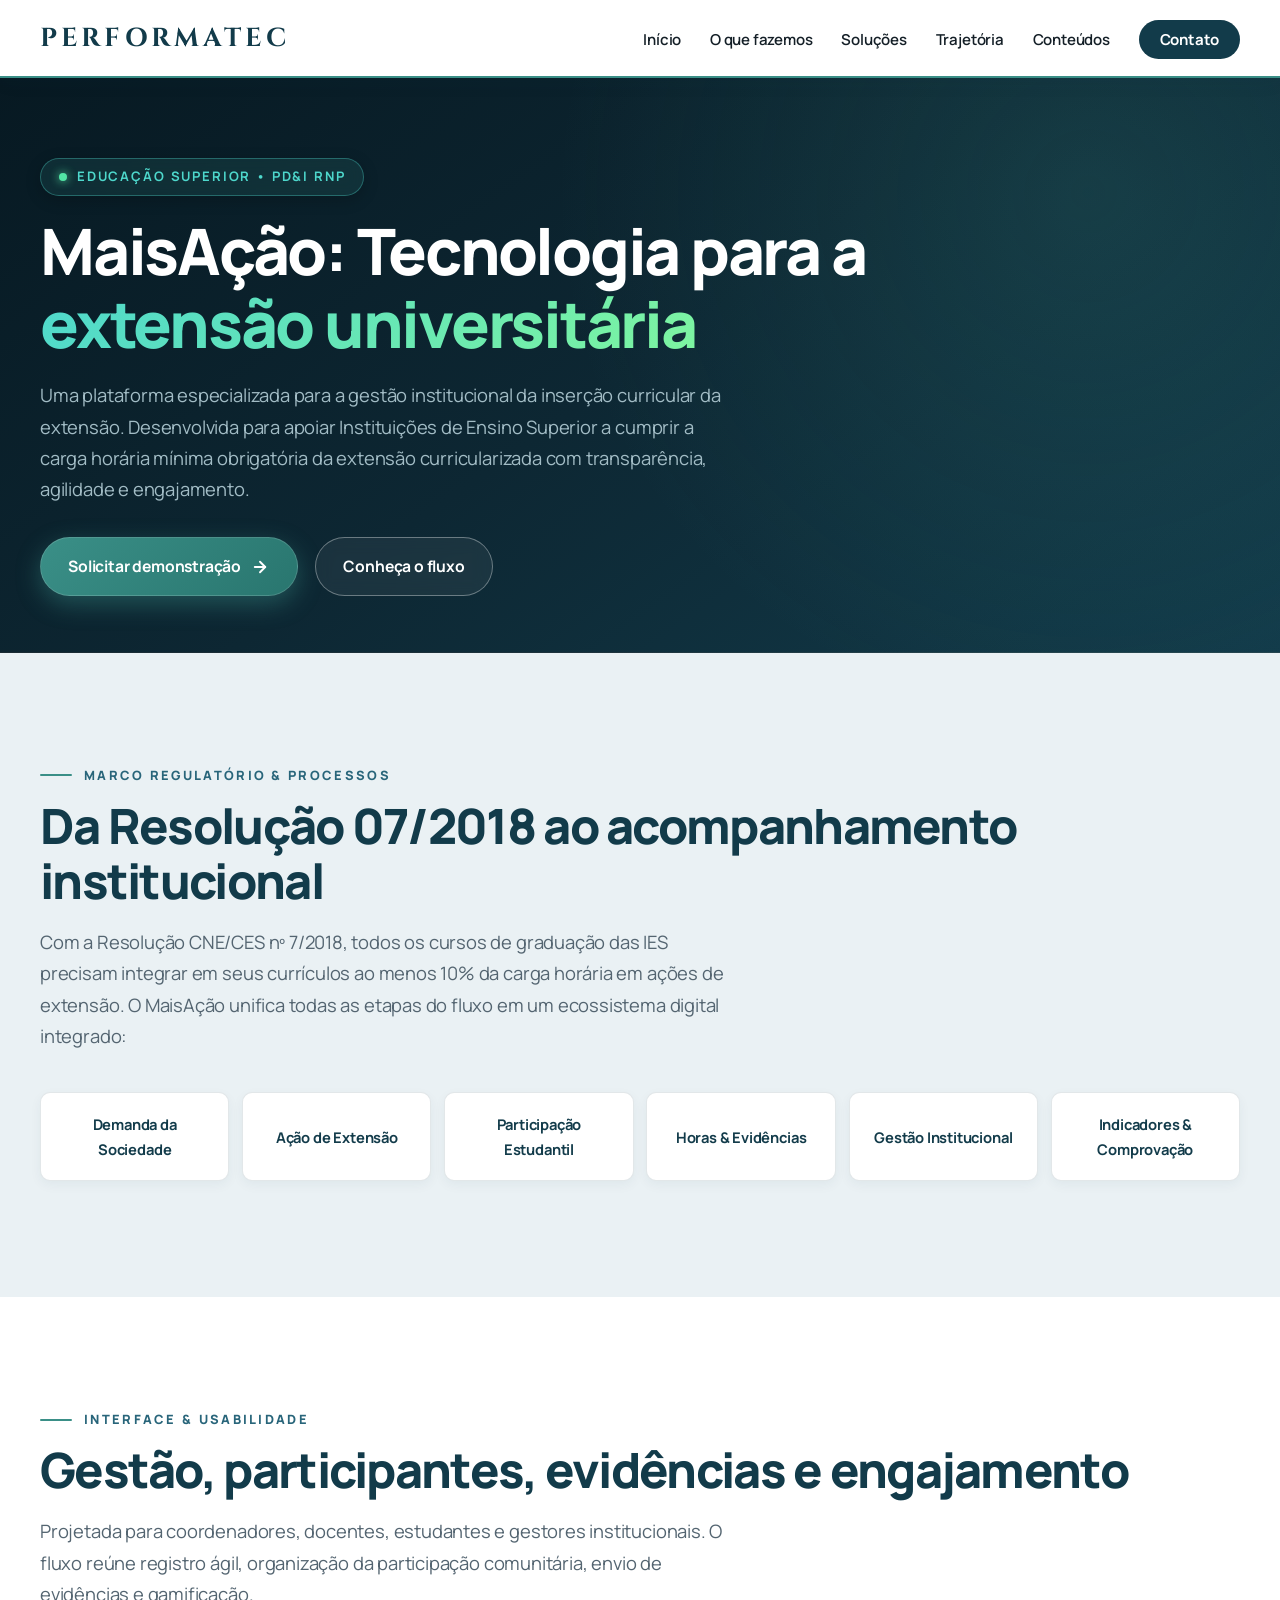
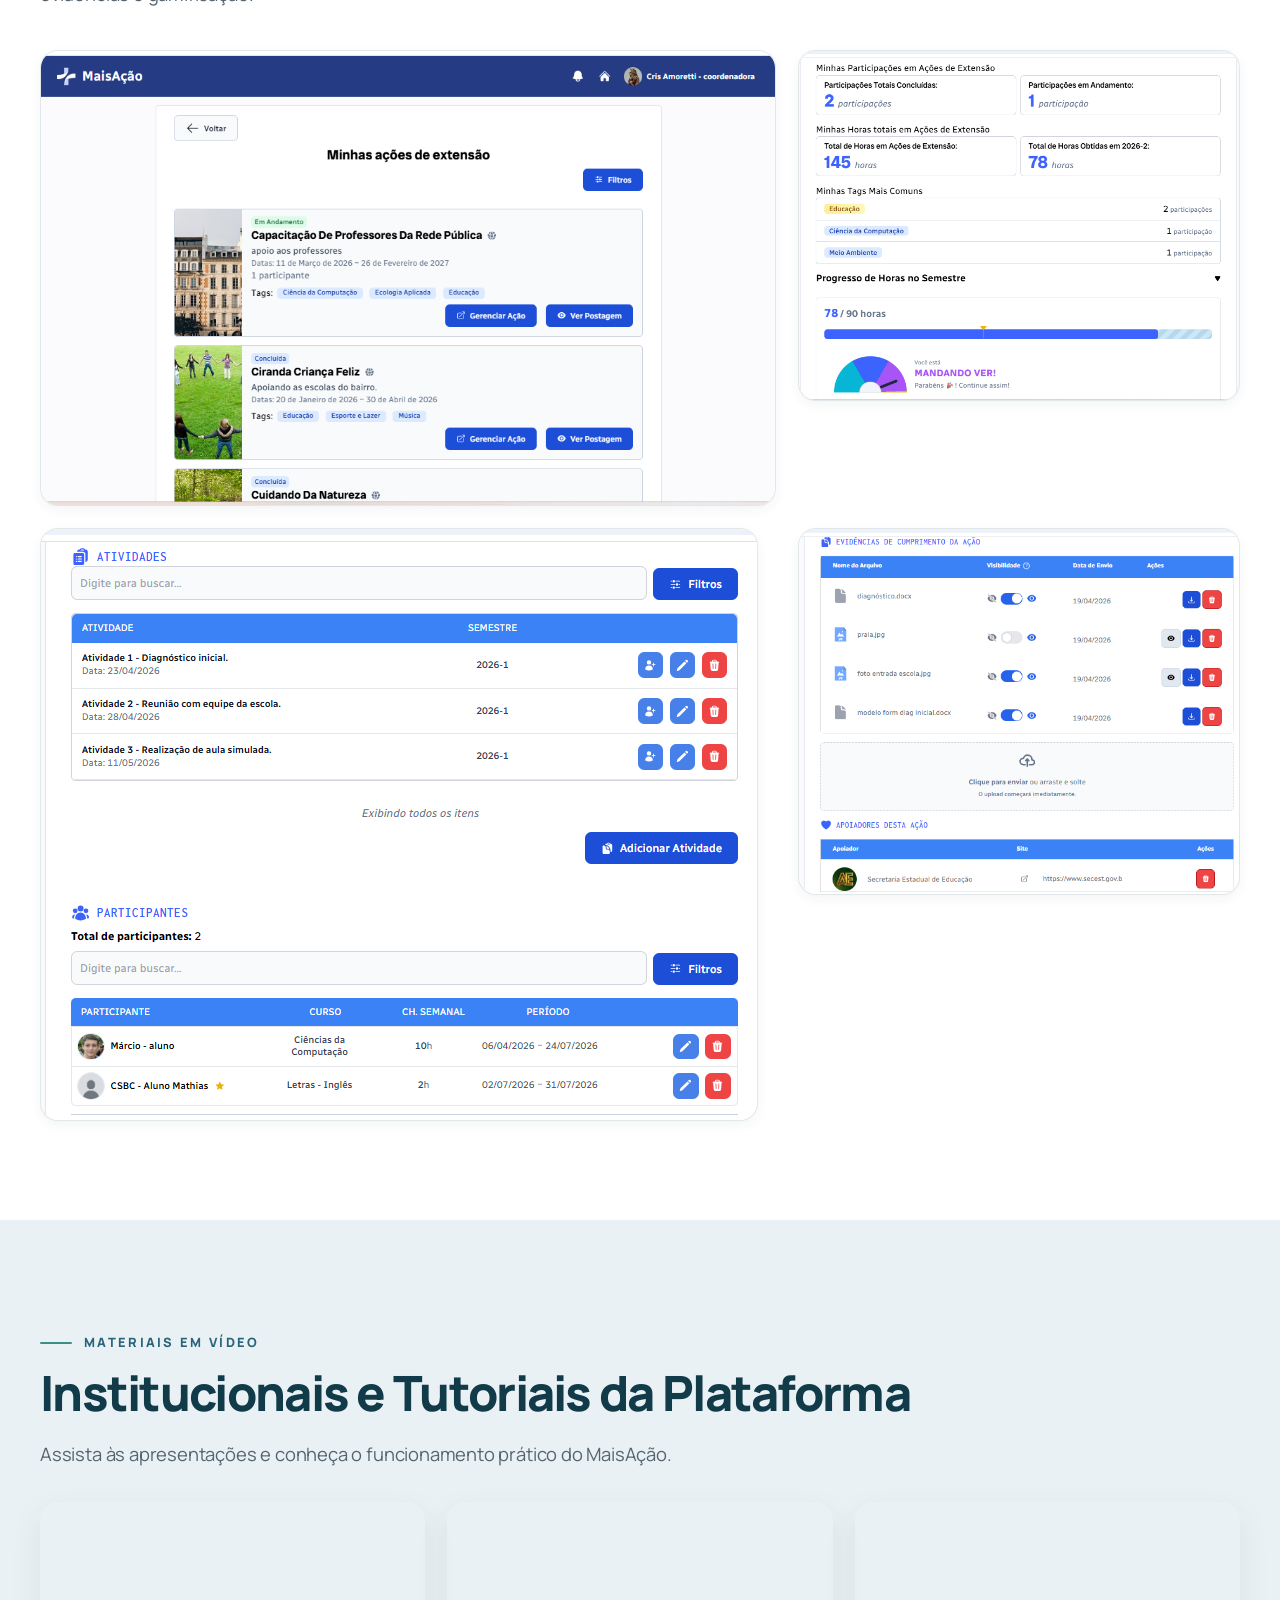
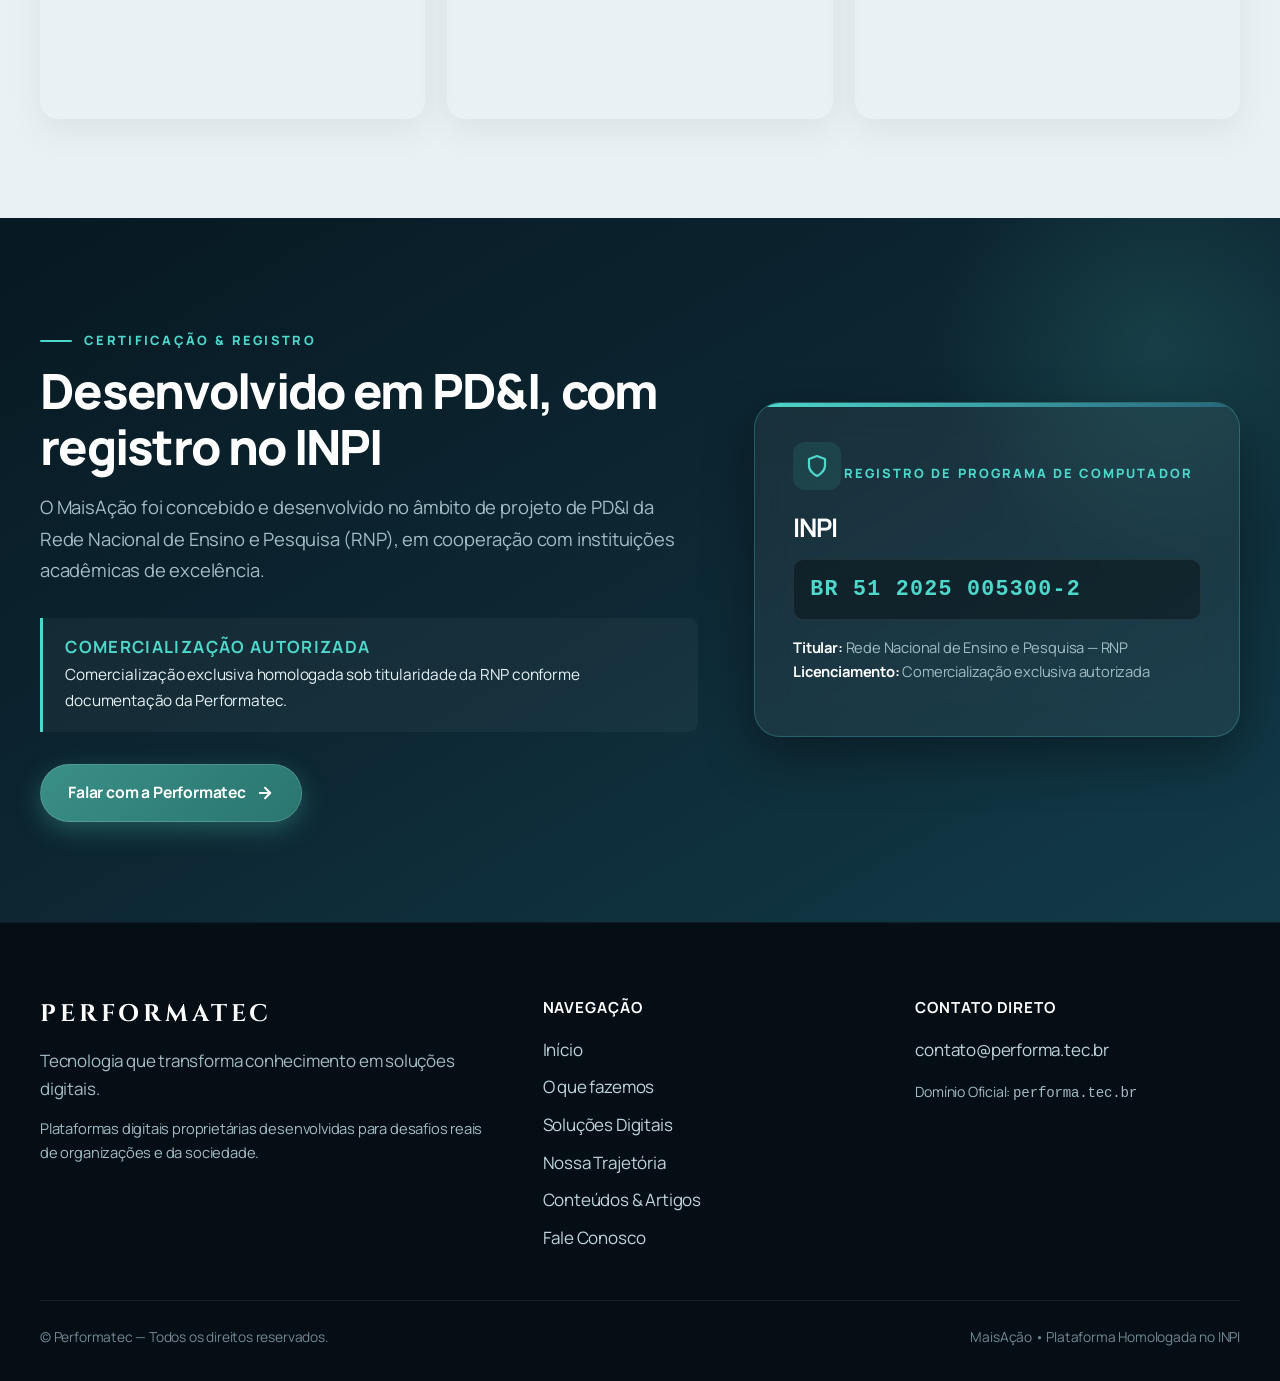
<file: maisacao.html>
<!DOCTYPE html>
<html lang="pt-BR">
  <head>
    <meta charset="utf-8" />
    <meta name="viewport" content="width=device-width, initial-scale=1" />
    <title>MaisAção | Plataforma para Extensão Universitária | Performatec</title>
    <meta
      name="description"
      content="MaisAção é a plataforma da Performatec para gestão e inserção curricular da extensão em instituições de ensino superior. Atendimento à Resolução CNE/CES 07/2018."
    />
    <link rel="canonical" href="https://performa.tec.br/maisacao.html" />
    <link rel="icon" href="assets/img/favicon.svg" type="image/svg+xml" />

    <!-- Open Graph -->
    <meta property="og:type" content="article" />
    <meta property="og:url" content="https://performa.tec.br/maisacao.html" />
    <meta property="og:title" content="MaisAção | Gestão e Inserção Curricular da Extensão" />
    <meta property="og:description" content="Plataforma especializada para a gestão institucional da extensão universitária em conformidade com a Resolução CNE/CES 07/2018." />
    <meta property="og:image" content="https://performa.tec.br/assets/img/campus-extensao.jpg" />

    <link rel="preconnect" href="https://fonts.googleapis.com" />
    <link rel="preconnect" href="https://fonts.gstatic.com" crossorigin />
    <link
      href="https://fonts.googleapis.com/css2?family=Cinzel:wght@700&family=Manrope:wght@400;500;600;700;800&display=swap"
      rel="stylesheet"
    />
    <link rel="stylesheet" href="assets/css/site.css" />
  </head>
  <body>
    <a class="skip" href="#conteudo">Ir para o conteúdo</a>

    <header class="site-header">
      <div class="wrap nav">
        <a class="mark" href="index.html" aria-label="Performatec Página Inicial">PERFORMATEC</a>
        <button class="nav-toggle" type="button" aria-label="Abrir menu" aria-expanded="false"><span></span></button>
        <ul class="nav-links">
          <li><a href="index.html">Início</a></li>
          <li><a href="index.html#fazemos">O que fazemos</a></li>
          <li><a href="index.html#solucoes">Soluções</a></li>
          <li><a href="index.html#sobre">Trajetória</a></li>
          <li><a href="conteudos.html">Conteúdos</a></li>
          <li><a class="nav-cta-link" href="contato.html">Contato</a></li>
        </ul>
      </div>
    </header>

    <main id="conteudo">
      <!-- HERO DA PÁGINA MAISAÇÃO -->
      <section class="page-hero">
        <div class="wrap">
          <div class="hero-badge">
            <span class="badge-dot"></span> Educação Superior &bull; PD&amp;I RNP
          </div>
          <h1 style="margin: 1.2rem 0;">
            MaisAção: Tecnologia para a <span class="text-highlight">extensão universitária</span>
          </h1>
          <p class="lede">
            Uma plataforma especializada para a gestão institucional da inserção curricular da extensão. Desenvolvida para apoiar Instituições de Ensino Superior a cumprir a carga horária mínima obrigatória da extensão curricularizada com transparência, agilidade e engajamento.
          </p>
          <div class="actions" style="margin-top: 2rem;">
            <a class="btn btn-primary" href="contato.html">
              <span>Solicitar demonstração</span>
              <svg viewBox="0 0 24 24" fill="none" stroke="currentColor" stroke-width="2.5" stroke-linecap="round" stroke-linejoin="round" aria-hidden="true">
                <line x1="5" y1="12" x2="19" y2="12"></line>
                <polyline points="12 5 19 12 12 19"></polyline>
              </svg>
            </a>
            <a class="btn btn-ghost" href="#fluxo">Conheça o fluxo</a>
          </div>
        </div>
      </section>

      <!-- CONTEXTO REGULATÓRIO & FLUXO -->
      <section class="band band-mist" id="fluxo">
        <div class="wrap">
          <p class="eyebrow">Marco Regulatório &amp; Processos</p>
          <h2>Da Resolução 07/2018 ao acompanhamento institucional</h2>
          <p class="lede">
            Com a Resolução CNE/CES nº 7/2018, todos os cursos de graduação das IES precisam integrar em seus currículos ao menos 10% da carga horária em ações de extensão. O MaisAção unifica todas as etapas do fluxo em um ecossistema digital integrado:
          </p>
          <ul class="flow">
            <li>Demanda da Sociedade</li>
            <li>Ação de Extensão</li>
            <li>Participação Estudantil</li>
            <li>Horas &amp; Evidências</li>
            <li>Gestão Institucional</li>
            <li>Indicadores &amp; Comprovação</li>
          </ul>
        </div>
      </section>

      <!-- TELAS E RECURSOS DA PLATAFORMA -->
      <section class="band band-white" id="recursos">
        <div class="wrap">
          <p class="eyebrow">Interface &amp; Usabilidade</p>
          <h2>Gestão, participantes, evidências e engajamento</h2>
          <p class="lede">
            Projetada para coordenadores, docentes, estudantes e gestores institucionais. O fluxo reúne registro ágil, organização da participação comunitária, envio de evidências e gamificação.
          </p>
          <div class="shots">
            <img src="assets/img/maisacao-acoes.png" alt="Painel central de gestão de ações de extensão universitária no MaisAção." />
            <img src="assets/img/maisacao-tela-8.png" alt="Painel do estudante com horas acumuladas, conquistas e gamificação." />
            <img src="assets/img/maisacao-atividades.png" alt="Módulo de cadastro de atividades e alocação de participantes da ação." />
            <img src="assets/img/maisacao-tela-6.png" alt="Central de envio, validação e arquivamento de evidências comprobatórias." />
          </div>
        </div>
      </section>

      <!-- VÍDEOS INSTITUCIONAIS E TUTORIAIS -->
      <section class="band band-mist">
        <div class="wrap">
          <p class="eyebrow">Materiais em Vídeo</p>
          <h2>Institucionais e Tutoriais da Plataforma</h2>
          <p class="lede">Assista às apresentações e conheça o funcionamento prático do MaisAção.</p>
          <div class="video-grid">
            <iframe src="https://www.youtube.com/embed/d7_y3hucyC8" title="Vídeo Institucional MaisAção" allowfullscreen></iframe>
            <iframe src="https://www.youtube.com/embed/rs56obsGY4g" title="Tutorial de Utilização MaisAção" allowfullscreen></iframe>
            <iframe src="https://www.youtube.com/embed/k-83L79P4Vc" title="Visão Geral do Aluno e Docente MaisAção" allowfullscreen></iframe>
          </div>
        </div>
      </section>

      <!-- SEÇÃO INPI (DEEP DARK TECH) -->
      <section class="band band-deep registry-section">
        <div class="wrap registry">
          <div>
            <p class="eyebrow eyebrow-dark">Certificação &amp; Registro</p>
            <h2>Desenvolvido em PD&amp;I, com registro no INPI</h2>
            <p class="lede">
              O MaisAção foi concebido e desenvolvido no âmbito de projeto de PD&amp;I da Rede Nacional de Ensino e Pesquisa (RNP), em cooperação com instituições acadêmicas de excelência.
            </p>
            <div class="compact-box">
              <h3>Comercialização Autorizada</h3>
              <p>Comercialização exclusiva homologada sob titularidade da RNP conforme documentação da Performatec.</p>
            </div>
            <div class="actions" style="margin-top: 2rem;">
              <a class="btn btn-primary" href="contato.html">
                <span>Falar com a Performatec</span>
                <svg viewBox="0 0 24 24" fill="none" stroke="currentColor" stroke-width="2.5" stroke-linecap="round" stroke-linejoin="round" aria-hidden="true">
                  <line x1="5" y1="12" x2="19" y2="12"></line>
                  <polyline points="12 5 19 12 12 19"></polyline>
                </svg>
              </a>
            </div>
          </div>
          <aside class="registry-card">
            <div class="registry-shield" aria-hidden="true">
              <svg width="24" height="24" viewBox="0 0 24 24" fill="none" stroke="currentColor" stroke-width="2.2" stroke-linecap="round" stroke-linejoin="round">
                <path d="M12 22s8-4 8-10V5l-8-3-8 3v7c0 6 8 10 8 10z"></path>
              </svg>
            </div>
            <span class="kicker" style="color: var(--teal-bright);">Registro de Programa de Computador</span>
            <h3 style="color: var(--white); font-size: 1.6rem; margin-top: 0.3rem;">INPI</h3>
            <code>BR 51 2025 005300-2</code>
            <p class="registry-meta">
              <strong>Titular:</strong> Rede Nacional de Ensino e Pesquisa — RNP<br />
              <strong>Licenciamento:</strong> Comercialização exclusiva autorizada
            </p>
          </aside>
        </div>
      </section>
    </main>

    <!-- RODAPÉ INSTITUCIONAL -->
    <footer class="site-footer">
      <div class="wrap footer-grid">
        <div>
          <span class="mark">PERFORMATEC</span>
          <p>Tecnologia que transforma conhecimento em soluções digitais.</p>
          <p style="color: var(--text-dim-on-dark); font-size: 0.92rem; margin-top: 0.8rem;">
            Plataformas digitais proprietárias desenvolvidas para desafios reais de organizações e da sociedade.
          </p>
        </div>
        <div>
          <strong>Navegação</strong>
          <ul class="footer-nav-list">
            <li><a href="index.html#inicio">Início</a></li>
            <li><a href="index.html#fazemos">O que fazemos</a></li>
            <li><a href="index.html#solucoes">Soluções Digitais</a></li>
            <li><a href="index.html#sobre">Nossa Trajetória</a></li>
            <li><a href="conteudos.html">Conteúdos &amp; Artigos</a></li>
            <li><a href="contato.html">Fale Conosco</a></li>
          </ul>
        </div>
        <div>
          <strong>Contato Direto</strong>
          <p><a href="mailto:contato@performa.tec.br">contato@performa.tec.br</a></p>
          <p style="color: var(--text-dim-on-dark); font-size: 0.88rem; margin-top: 1rem;">
            Domínio Oficial: <code>performa.tec.br</code>
          </p>
        </div>
      </div>
      <div class="wrap legal">
        <span>&copy; Performatec — Todos os direitos reservados.</span>
        <span>MaisAção &bull; Plataforma Homologada no INPI</span>
      </div>
    </footer>
    <script src="assets/js/site.js"></script>
  </body>
</html>
</file>
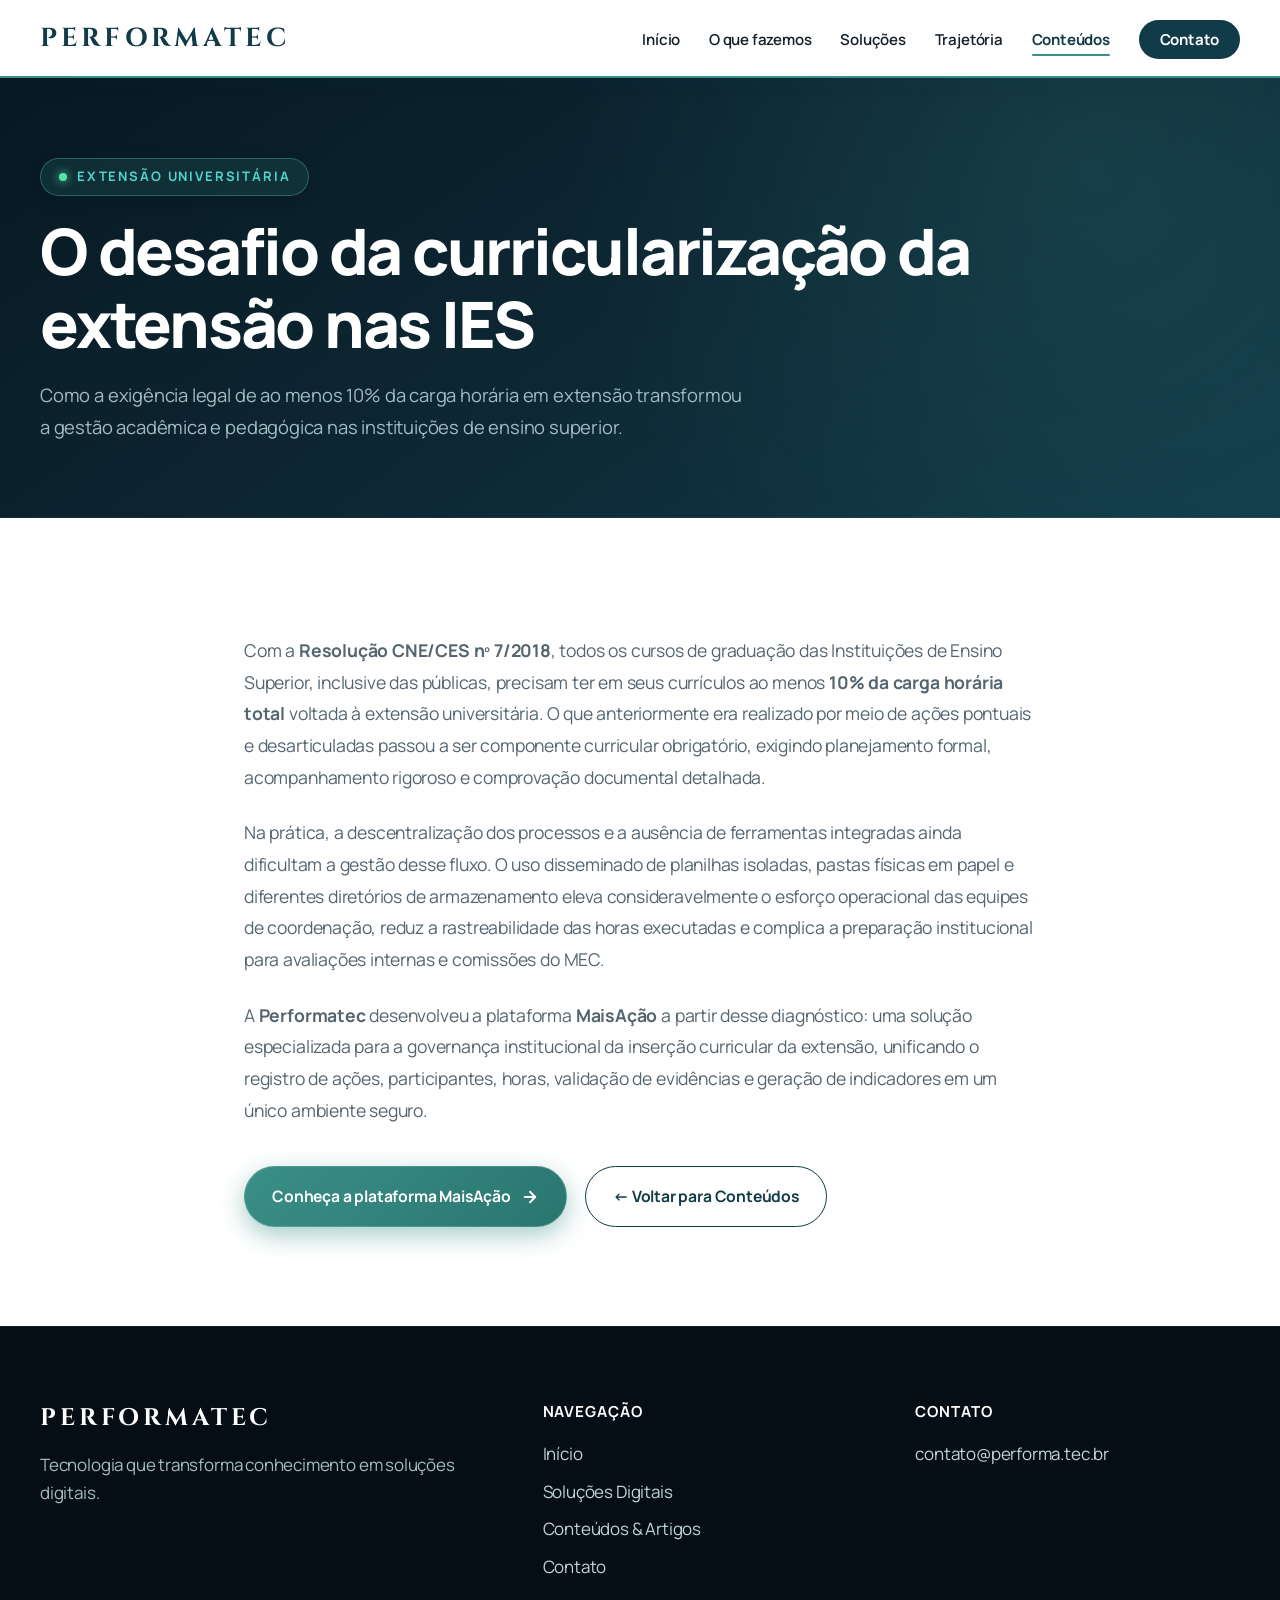
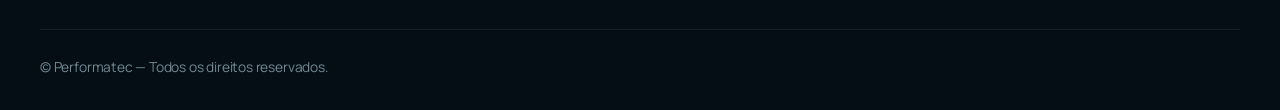
<file: artigos/curricularizacao-da-extensao.html>
<!DOCTYPE html>
<html lang="pt-BR">
  <head>
    <meta charset="utf-8" />
    <meta name="viewport" content="width=device-width, initial-scale=1" />
    <title>O desafio da curricularização da extensão | Performatec</title>
    <meta name="description" content="Como a Resolução CNE/CES nº 7/2018 mudou a gestão da extensão nas instituições de ensino superior." />
    <link rel="icon" href="../assets/img/favicon.svg" type="image/svg+xml" />
    <link rel="preconnect" href="https://fonts.googleapis.com" />
    <link rel="preconnect" href="https://fonts.gstatic.com" crossorigin />
    <link href="https://fonts.googleapis.com/css2?family=Cinzel:wght@700&family=Manrope:wght@400;500;600;700;800&display=swap" rel="stylesheet" />
    <link rel="stylesheet" href="../assets/css/site.css" />
  </head>
  <body>
    <header class="site-header">
      <div class="wrap nav">
        <a class="mark" href="../index.html">PERFORMATEC</a>
        <button class="nav-toggle" type="button" aria-label="Abrir menu" aria-expanded="false"><span></span></button>
        <ul class="nav-links">
          <li><a href="../index.html">Início</a></li>
          <li><a href="../index.html#fazemos">O que fazemos</a></li>
          <li><a href="../index.html#solucoes">Soluções</a></li>
          <li><a href="../index.html#sobre">Trajetória</a></li>
          <li><a href="../conteudos.html" aria-current="page">Conteúdos</a></li>
          <li><a class="nav-cta-link" href="../contato.html">Contato</a></li>
        </ul>
      </div>
    </header>

    <main>
      <section class="page-hero">
        <div class="wrap">
          <div class="hero-badge">
            <span class="badge-dot"></span> Extensão Universitária
          </div>
          <h1 style="margin: 1.2rem 0;">O desafio da curricularização da extensão nas IES</h1>
          <p class="lede">
            Como a exigência legal de ao menos 10% da carga horária em extensão transformou a gestão acadêmica e pedagógica nas instituições de ensino superior.
          </p>
        </div>
      </section>

      <section class="band band-white">
        <article class="wrap prose">
          <p>
            Com a <strong>Resolução CNE/CES nº 7/2018</strong>, todos os cursos de graduação das Instituições de Ensino Superior, inclusive das públicas, precisam ter em seus currículos ao menos <strong>10% da carga horária total</strong> voltada à extensão universitária. O que anteriormente era realizado por meio de ações pontuais e desarticuladas passou a ser componente curricular obrigatório, exigindo planejamento formal, acompanhamento rigoroso e comprovação documental detalhada.
          </p>
          <p>
            Na prática, a descentralização dos processos e a ausência de ferramentas integradas ainda dificultam a gestão desse fluxo. O uso disseminado de planilhas isoladas, pastas físicas em papel e diferentes diretórios de armazenamento eleva consideravelmente o esforço operacional das equipes de coordenação, reduz a rastreabilidade das horas executadas e complica a preparação institucional para avaliações internas e comissões do MEC.
          </p>
          <p>
            A <strong>Performatec</strong> desenvolveu a plataforma <strong>MaisAção</strong> a partir desse diagnóstico: uma solução especializada para a governança institucional da inserção curricular da extensão, unificando o registro de ações, participantes, horas, validação de evidências e geração de indicadores em um único ambiente seguro.
          </p>
          <div class="actions" style="margin-top: 2.5rem;">
            <a class="btn btn-primary" href="../maisacao.html">
              <span>Conheça a plataforma MaisAção</span>
              <svg viewBox="0 0 24 24" fill="none" stroke="currentColor" stroke-width="2.5" stroke-linecap="round" stroke-linejoin="round" aria-hidden="true">
                <line x1="5" y1="12" x2="19" y2="12"></line>
                <polyline points="12 5 19 12 12 19"></polyline>
              </svg>
            </a>
            <a class="btn btn-outline-dark" href="../conteudos.html">&larr; Voltar para Conteúdos</a>
          </div>
        </article>
      </section>
    </main>

    <footer class="site-footer">
      <div class="wrap footer-grid">
        <div>
          <span class="mark">PERFORMATEC</span>
          <p>Tecnologia que transforma conhecimento em soluções digitais.</p>
        </div>
        <div>
          <strong>Navegação</strong>
          <ul class="footer-nav-list">
            <li><a href="../index.html">Início</a></li>
            <li><a href="../index.html#solucoes">Soluções Digitais</a></li>
            <li><a href="../conteudos.html">Conteúdos &amp; Artigos</a></li>
            <li><a href="../contato.html">Contato</a></li>
          </ul>
        </div>
        <div>
          <strong>Contato</strong>
          <p><a href="mailto:contato@performa.tec.br">contato@performa.tec.br</a></p>
        </div>
      </div>
      <div class="wrap legal">
        <span>&copy; Performatec — Todos os direitos reservados.</span>
      </div>
    </footer>
    <script src="../assets/js/site.js"></script>
  </body>
</html>
</file>
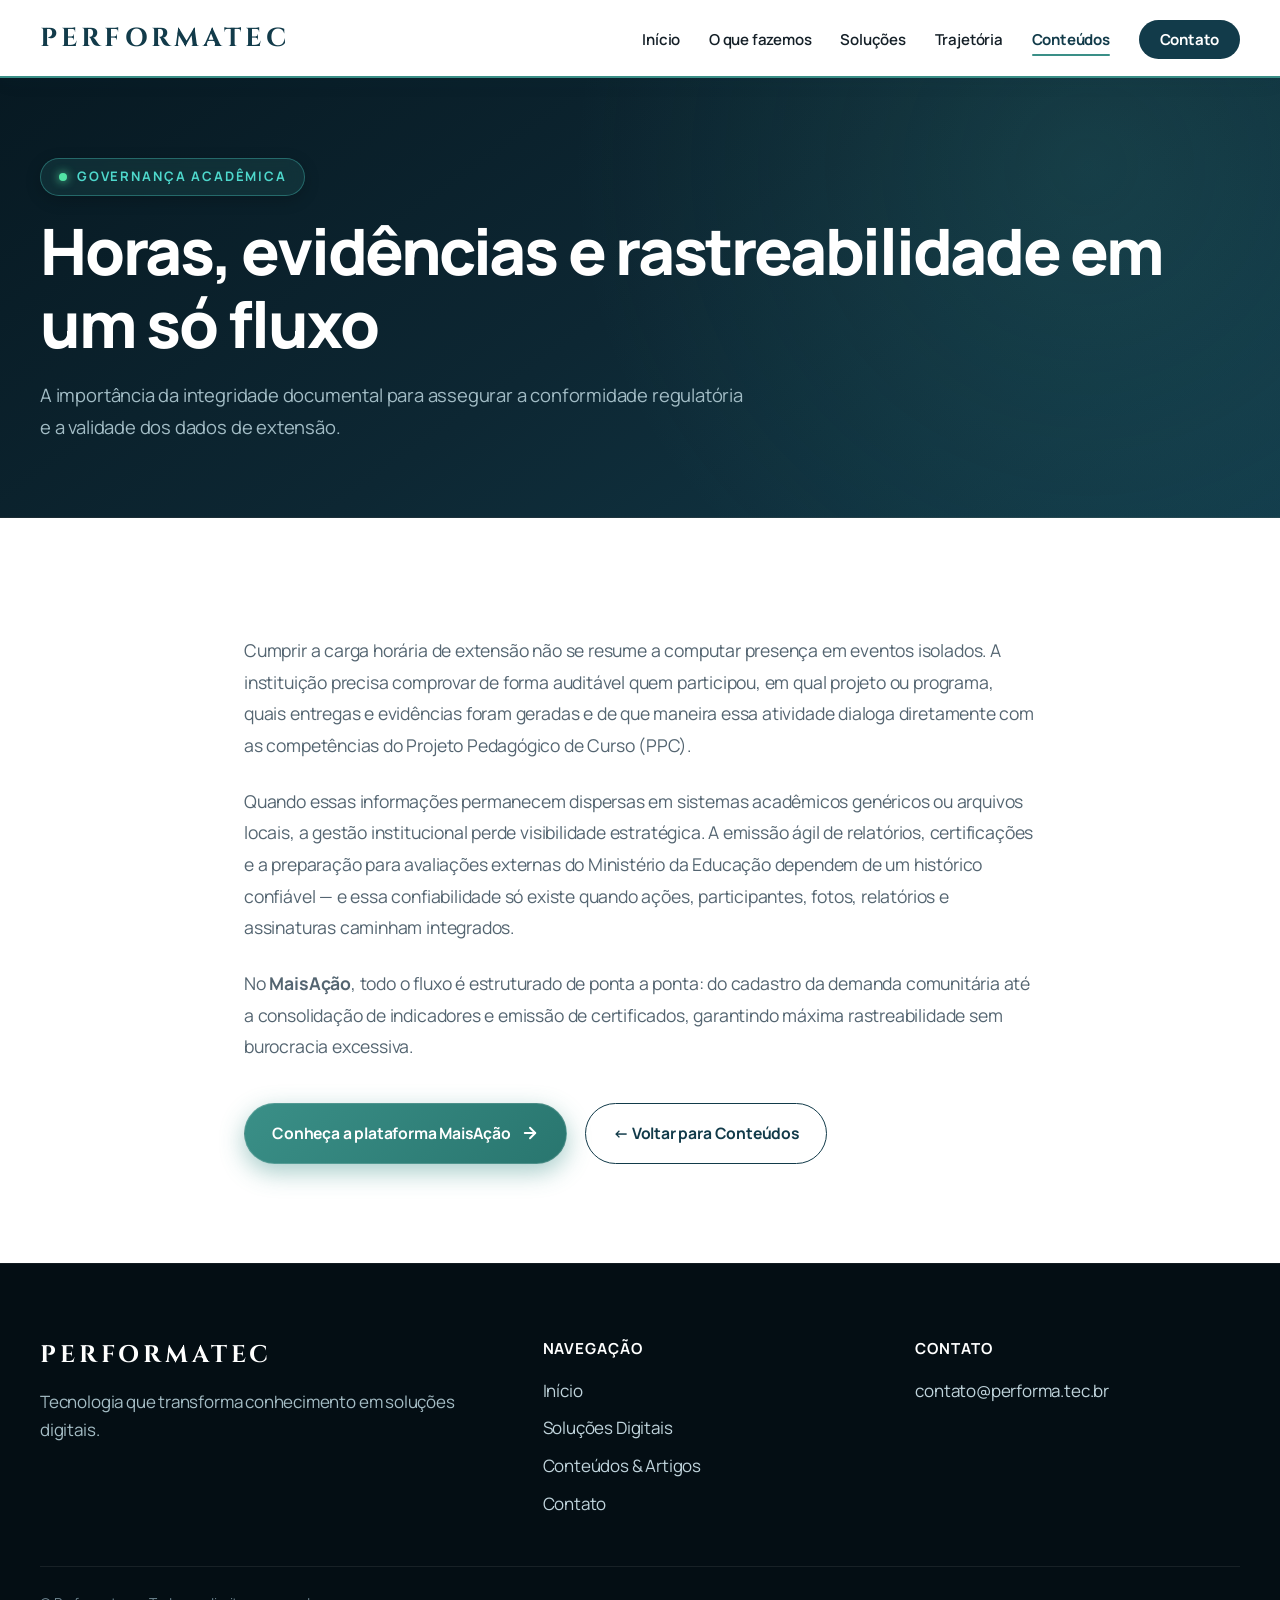
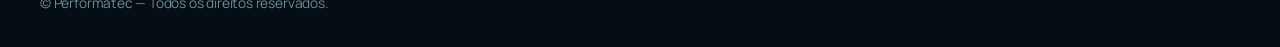
<file: artigos/gestao-de-evidencias.html>
<!DOCTYPE html>
<html lang="pt-BR">
  <head>
    <meta charset="utf-8" />
    <meta name="viewport" content="width=device-width, initial-scale=1" />
    <title>Horas, evidências e rastreabilidade | Performatec</title>
    <meta name="description" content="Por que a gestão da extensão curricularizada depende de um fluxo integrado de horas, evidências e indicadores." />
    <link rel="icon" href="../assets/img/favicon.svg" type="image/svg+xml" />
    <link rel="preconnect" href="https://fonts.googleapis.com" />
    <link rel="preconnect" href="https://fonts.gstatic.com" crossorigin />
    <link href="https://fonts.googleapis.com/css2?family=Cinzel:wght@700&family=Manrope:wght@400;500;600;700;800&display=swap" rel="stylesheet" />
    <link rel="stylesheet" href="../assets/css/site.css" />
  </head>
  <body>
    <header class="site-header">
      <div class="wrap nav">
        <a class="mark" href="../index.html">PERFORMATEC</a>
        <button class="nav-toggle" type="button" aria-label="Abrir menu" aria-expanded="false"><span></span></button>
        <ul class="nav-links">
          <li><a href="../index.html">Início</a></li>
          <li><a href="../index.html#fazemos">O que fazemos</a></li>
          <li><a href="../index.html#solucoes">Soluções</a></li>
          <li><a href="../index.html#sobre">Trajetória</a></li>
          <li><a href="../conteudos.html" aria-current="page">Conteúdos</a></li>
          <li><a class="nav-cta-link" href="../contato.html">Contato</a></li>
        </ul>
      </div>
    </header>

    <main>
      <section class="page-hero">
        <div class="wrap">
          <div class="hero-badge">
            <span class="badge-dot"></span> Governança Acadêmica
          </div>
          <h1 style="margin: 1.2rem 0;">Horas, evidências e rastreabilidade em um só fluxo</h1>
          <p class="lede">
            A importância da integridade documental para assegurar a conformidade regulatória e a validade dos dados de extensão.
          </p>
        </div>
      </section>

      <section class="band band-white">
        <article class="wrap prose">
          <p>
            Cumprir a carga horária de extensão não se resume a computar presença em eventos isolados. A instituição precisa comprovar de forma auditável quem participou, em qual projeto ou programa, quais entregas e evidências foram geradas e de que maneira essa atividade dialoga diretamente com as competências do Projeto Pedagógico de Curso (PPC).
          </p>
          <p>
            Quando essas informações permanecem dispersas em sistemas acadêmicos genéricos ou arquivos locais, a gestão institucional perde visibilidade estratégica. A emissão ágil de relatórios, certificações e a preparação para avaliações externas do Ministério da Educação dependem de um histórico confiável — e essa confiabilidade só existe quando ações, participantes, fotos, relatórios e assinaturas caminham integrados.
          </p>
          <p>
            No <strong>MaisAção</strong>, todo o fluxo é estruturado de ponta a ponta: do cadastro da demanda comunitária até a consolidação de indicadores e emissão de certificados, garantindo máxima rastreabilidade sem burocracia excessiva.
          </p>
          <div class="actions" style="margin-top: 2.5rem;">
            <a class="btn btn-primary" href="../maisacao.html">
              <span>Conheça a plataforma MaisAção</span>
              <svg viewBox="0 0 24 24" fill="none" stroke="currentColor" stroke-width="2.5" stroke-linecap="round" stroke-linejoin="round" aria-hidden="true">
                <line x1="5" y1="12" x2="19" y2="12"></line>
                <polyline points="12 5 19 12 12 19"></polyline>
              </svg>
            </a>
            <a class="btn btn-outline-dark" href="../conteudos.html">&larr; Voltar para Conteúdos</a>
          </div>
        </article>
      </section>
    </main>

    <footer class="site-footer">
      <div class="wrap footer-grid">
        <div>
          <span class="mark">PERFORMATEC</span>
          <p>Tecnologia que transforma conhecimento em soluções digitais.</p>
        </div>
        <div>
          <strong>Navegação</strong>
          <ul class="footer-nav-list">
            <li><a href="../index.html">Início</a></li>
            <li><a href="../index.html#solucoes">Soluções Digitais</a></li>
            <li><a href="../conteudos.html">Conteúdos &amp; Artigos</a></li>
            <li><a href="../contato.html">Contato</a></li>
          </ul>
        </div>
        <div>
          <strong>Contato</strong>
          <p><a href="mailto:contato@performa.tec.br">contato@performa.tec.br</a></p>
        </div>
      </div>
      <div class="wrap legal">
        <span>&copy; Performatec — Todos os direitos reservados.</span>
      </div>
    </footer>
    <script src="../assets/js/site.js"></script>
  </body>
</html>
</file>
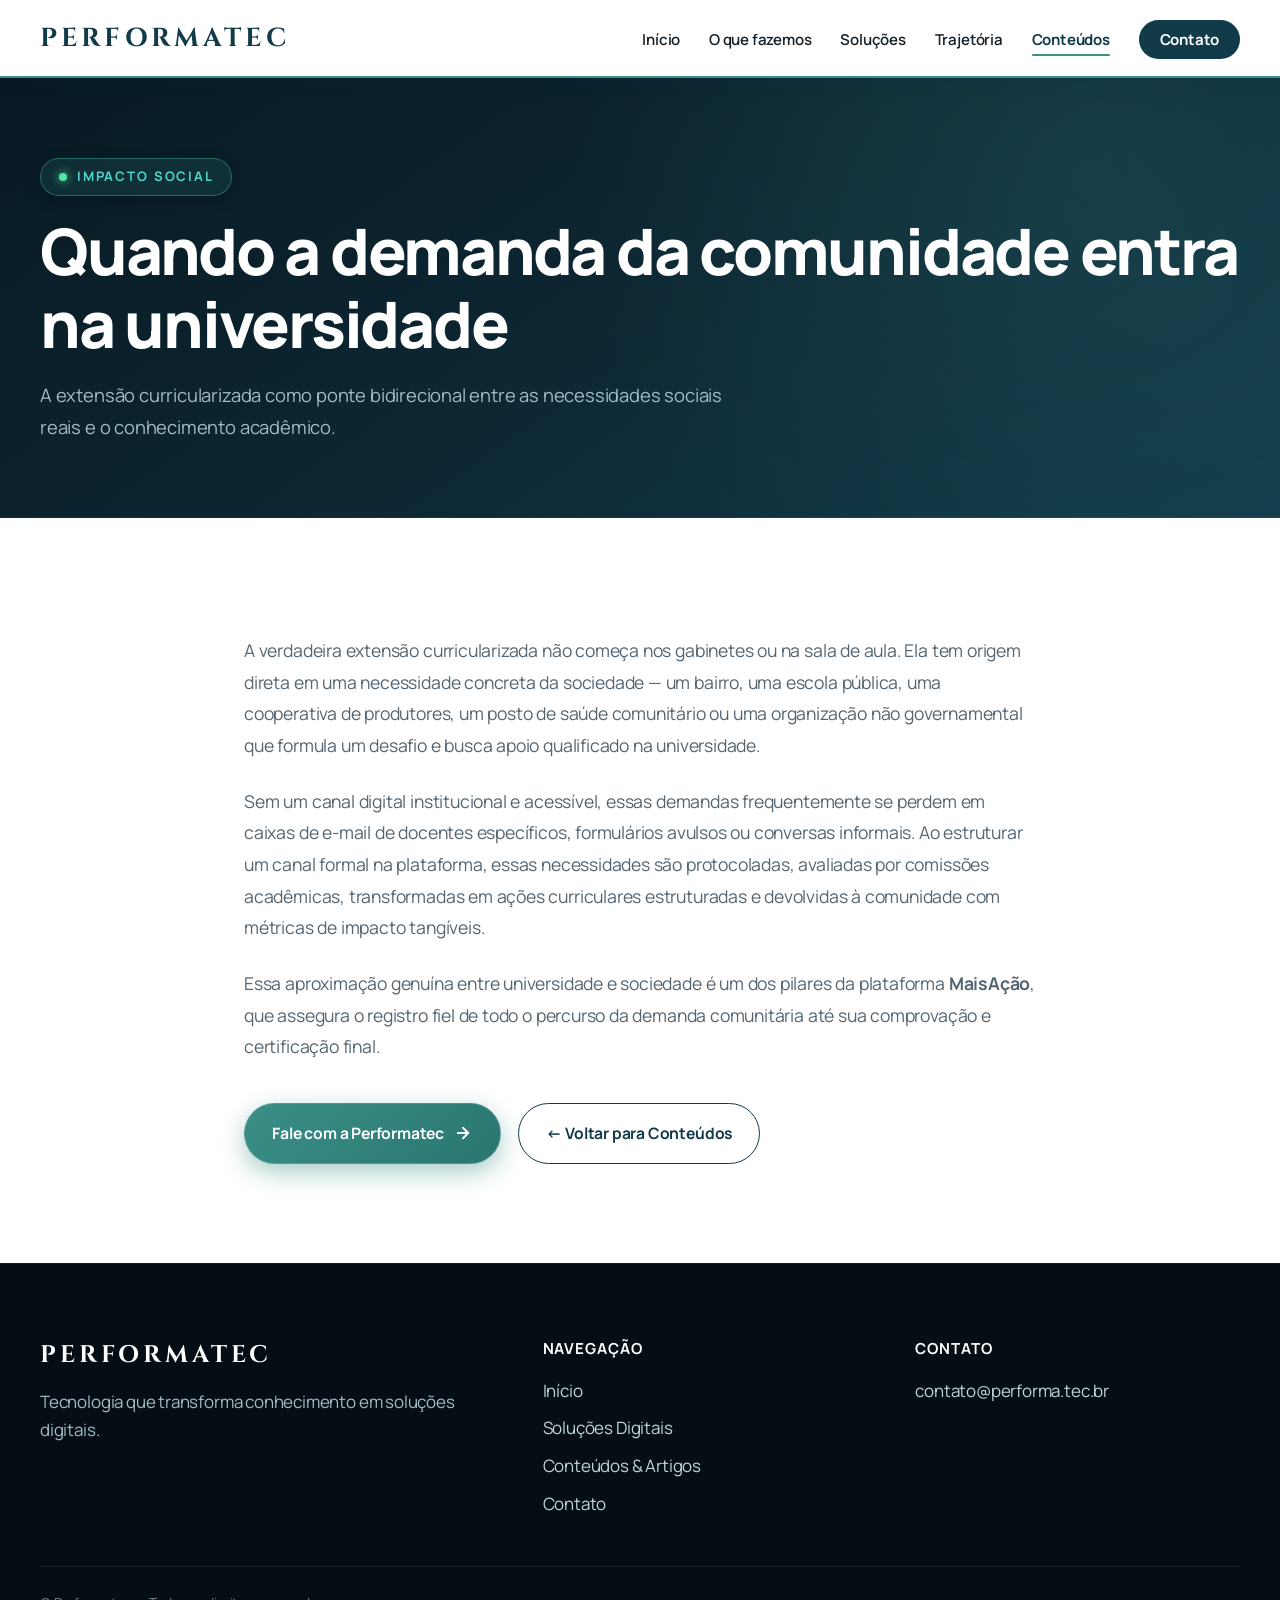
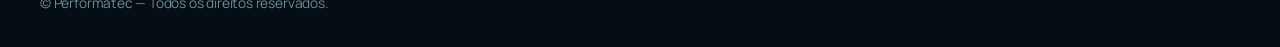
<file: artigos/universidade-e-sociedade.html>
<!DOCTYPE html>
<html lang="pt-BR">
  <head>
    <meta charset="utf-8" />
    <meta name="viewport" content="width=device-width, initial-scale=1" />
    <title>Universidade e sociedade | Performatec</title>
    <meta name="description" content="A extensão curricularizada começa na demanda da comunidade e precisa de um canal institucional para chegar à universidade." />
    <link rel="icon" href="../assets/img/favicon.svg" type="image/svg+xml" />
    <link rel="preconnect" href="https://fonts.googleapis.com" />
    <link rel="preconnect" href="https://fonts.gstatic.com" crossorigin />
    <link href="https://fonts.googleapis.com/css2?family=Cinzel:wght@700&family=Manrope:wght@400;500;600;700;800&display=swap" rel="stylesheet" />
    <link rel="stylesheet" href="../assets/css/site.css" />
  </head>
  <body>
    <header class="site-header">
      <div class="wrap nav">
        <a class="mark" href="../index.html">PERFORMATEC</a>
        <button class="nav-toggle" type="button" aria-label="Abrir menu" aria-expanded="false"><span></span></button>
        <ul class="nav-links">
          <li><a href="../index.html">Início</a></li>
          <li><a href="../index.html#fazemos">O que fazemos</a></li>
          <li><a href="../index.html#solucoes">Soluções</a></li>
          <li><a href="../index.html#sobre">Trajetória</a></li>
          <li><a href="../conteudos.html" aria-current="page">Conteúdos</a></li>
          <li><a class="nav-cta-link" href="../contato.html">Contato</a></li>
        </ul>
      </div>
    </header>

    <main>
      <section class="page-hero">
        <div class="wrap">
          <div class="hero-badge">
            <span class="badge-dot"></span> Impacto Social
          </div>
          <h1 style="margin: 1.2rem 0;">Quando a demanda da comunidade entra na universidade</h1>
          <p class="lede">
            A extensão curricularizada como ponte bidirecional entre as necessidades sociais reais e o conhecimento acadêmico.
          </p>
        </div>
      </section>

      <section class="band band-white">
        <article class="wrap prose">
          <p>
            A verdadeira extensão curricularizada não começa nos gabinetes ou na sala de aula. Ela tem origem direta em uma necessidade concreta da sociedade — um bairro, uma escola pública, uma cooperativa de produtores, um posto de saúde comunitário ou uma organização não governamental que formula um desafio e busca apoio qualificado na universidade.
          </p>
          <p>
            Sem um canal digital institucional e acessível, essas demandas frequentemente se perdem em caixas de e-mail de docentes específicos, formulários avulsos ou conversas informais. Ao estruturar um canal formal na plataforma, essas necessidades são protocoladas, avaliadas por comissões acadêmicas, transformadas em ações curriculares estruturadas e devolvidas à comunidade com métricas de impacto tangíveis.
          </p>
          <p>
            Essa aproximação genuína entre universidade e sociedade é um dos pilares da plataforma <strong>MaisAção</strong>, que assegura o registro fiel de todo o percurso da demanda comunitária até sua comprovação e certificação final.
          </p>
          <div class="actions" style="margin-top: 2.5rem;">
            <a class="btn btn-primary" href="../contato.html">
              <span>Fale com a Performatec</span>
              <svg viewBox="0 0 24 24" fill="none" stroke="currentColor" stroke-width="2.5" stroke-linecap="round" stroke-linejoin="round" aria-hidden="true">
                <line x1="5" y1="12" x2="19" y2="12"></line>
                <polyline points="12 5 19 12 12 19"></polyline>
              </svg>
            </a>
            <a class="btn btn-outline-dark" href="../conteudos.html">&larr; Voltar para Conteúdos</a>
          </div>
        </article>
      </section>
    </main>

    <footer class="site-footer">
      <div class="wrap footer-grid">
        <div>
          <span class="mark">PERFORMATEC</span>
          <p>Tecnologia que transforma conhecimento em soluções digitais.</p>
        </div>
        <div>
          <strong>Navegação</strong>
          <ul class="footer-nav-list">
            <li><a href="../index.html">Início</a></li>
            <li><a href="../index.html#solucoes">Soluções Digitais</a></li>
            <li><a href="../conteudos.html">Conteúdos &amp; Artigos</a></li>
            <li><a href="../contato.html">Contato</a></li>
          </ul>
        </div>
        <div>
          <strong>Contato</strong>
          <p><a href="mailto:contato@performa.tec.br">contato@performa.tec.br</a></p>
        </div>
      </div>
      <div class="wrap legal">
        <span>&copy; Performatec — Todos os direitos reservados.</span>
      </div>
    </footer>
    <script src="../assets/js/site.js"></script>
  </body>
</html>
</file>
<file: assets/css/site.css>
:root {
  /* Cores Institucionais Principais */
  --petrol-deep: #06161f;
  --petrol-dark: #0a212c;
  --petrol: #123b4a;
  --petrol-mid: #1d4e60;
  --blue: #28657a;
  --blue-light: #3a7c93;
  --teal: #3a8f87;
  --teal-light: #52b8ae;
  --teal-bright: #4ed8cc;
  --teal-glow: rgba(58, 143, 135, 0.45);

  /* Fundos e Contrastes */
  --paper: #f8fafb;
  --mist: #eaf1f4;
  --mist-dark: #dde6ea;
  --white: #ffffff;

  /* Tipografia */
  --ink: #141f27;
  --ink-secondary: #2d3b44;
  --mute: #546571;
  --mute-light: #80929e;
  --text-on-dark: #e6f1f4;
  --text-dim-on-dark: #a2bcc5;

  /* Bordas e Sombras */
  --line: rgba(18, 59, 74, 0.12);
  --line-on-dark: rgba(255, 255, 255, 0.12);
  --line-teal: rgba(58, 143, 135, 0.35);
  --shadow-sm: 0 4px 12px rgba(18, 59, 74, 0.05);
  --shadow-md: 0 12px 32px rgba(18, 59, 74, 0.08);
  --shadow-lg: 0 24px 60px rgba(18, 59, 74, 0.14);
  --shadow-dark: 0 24px 64px rgba(0, 0, 0, 0.45);
  --shadow-glow: 0 10px 30px rgba(58, 143, 135, 0.35);

  /* Dimensões e Transições */
  --radius-sm: 10px;
  --radius-md: 18px;
  --radius-lg: 26px;
  --header: 78px;
  --max: 1200px;
  --ease: cubic-bezier(0.22, 1, 0.36, 1);
  --ease-bounce: cubic-bezier(0.34, 1.56, 0.64, 1);
}

*,
*::before,
*::after {
  box-sizing: border-box;
}

html {
  scroll-behavior: smooth;
}

body {
  margin: 0;
  color: var(--ink);
  background: var(--paper);
  font-family: Manrope, "Segoe UI", sans-serif;
  font-size: 17px;
  line-height: 1.65;
  letter-spacing: -0.011em;
  -webkit-font-smoothing: antialiased;
  -moz-osx-font-smoothing: grayscale;
}

img {
  max-width: 100%;
  display: block;
}

a {
  color: inherit;
  transition: color 0.2s var(--ease);
}

.skip {
  position: absolute;
  left: 1rem;
  top: 0.6rem;
  background: var(--petrol);
  color: var(--white);
  padding: 0.6rem 1rem;
  border-radius: var(--radius-sm);
  z-index: 1000;
  clip: rect(0 0 0 0);
  height: 1px;
  width: 1px;
  overflow: hidden;
  font-weight: 700;
  text-decoration: none;
}

.skip:focus {
  clip: auto;
  height: auto;
  width: auto;
  overflow: visible;
  outline: 2px solid var(--teal-bright);
}

.mark {
  font-family: Cinzel, Copperplate, "Copperplate Gothic Bold", serif;
  font-weight: 700;
  letter-spacing: 0.16em;
  text-transform: uppercase;
  font-size: 26px;
  color: var(--petrol);
  transition: color 0.25s var(--ease);
}

.wrap {
  width: min(var(--max), calc(100% - 3rem));
  margin-inline: auto;
}

.eyebrow {
  display: inline-flex;
  align-items: center;
  gap: 0.75rem;
  color: var(--blue);
  font-size: 0.8rem;
  font-weight: 800;
  letter-spacing: 0.18em;
  text-transform: uppercase;
  margin-bottom: 0.75rem;
}

.eyebrow::before {
  content: "";
  width: 32px;
  height: 2px;
  background: var(--teal);
  border-radius: 2px;
}

.eyebrow-dark {
  color: var(--teal-bright);
}

.eyebrow-dark::before {
  background: var(--teal-bright);
}

h1,
h2,
h3,
h4 {
  font-family: Manrope, sans-serif;
  letter-spacing: -0.035em;
  line-height: 1.14;
  color: var(--petrol);
  margin: 0;
}

h1 {
  font-size: clamp(2.4rem, 5vw, 4.2rem);
  font-weight: 800;
}

h2 {
  font-size: clamp(1.9rem, 3.8vw, 3.1rem);
  font-weight: 800;
}

h3 {
  font-size: 1.35rem;
  font-weight: 700;
}

.lede {
  font-size: 1.15rem;
  color: var(--mute);
  max-width: 64ch;
  line-height: 1.7;
}

/* ─────────────────────────────────────────────────────────
   HEADER & NAVEGAÇÃO
───────────────────────────────────────────────────────── */
.site-header {
  position: sticky;
  top: 0;
  z-index: 100;
  height: var(--header);
  background: rgba(255, 255, 255, 0.94);
  backdrop-filter: blur(16px);
  -webkit-backdrop-filter: blur(16px);
  border-bottom: 2px solid var(--teal);
  box-shadow: 0 4px 20px rgba(18, 59, 74, 0.05);
  transition: all 0.3s var(--ease);
}

.nav {
  height: var(--header);
  display: flex;
  align-items: center;
  justify-content: space-between;
  gap: 1.5rem;
}

.nav a.mark {
  text-decoration: none;
  font-size: 26px;
  display: inline-flex;
  align-items: center;
}

.nav a.mark:hover {
  color: var(--teal);
}

.nav-links {
  display: flex;
  align-items: center;
  gap: 1.8rem;
  list-style: none;
  margin: 0;
  padding: 0;
}

.nav-links a {
  text-decoration: none;
  font-size: 0.94rem;
  font-weight: 600;
  color: var(--ink);
  position: relative;
  padding: 0.4rem 0;
  transition: color 0.2s var(--ease);
}

.nav-links a::after {
  content: "";
  position: absolute;
  bottom: 0;
  left: 0;
  width: 0;
  height: 2px;
  background: var(--teal);
  transition: width 0.25s var(--ease);
  border-radius: 2px;
}

.nav-links a:hover {
  color: var(--teal);
}

.nav-links a:hover::after,
.nav-links a[aria-current="page"]::after {
  width: 100%;
}

.nav-links a[aria-current="page"] {
  color: var(--petrol);
  font-weight: 700;
}

.nav-cta-link {
  background: var(--petrol) !important;
  color: var(--white) !important;
  padding: 0.55rem 1.3rem !important;
  border-radius: 999px !important;
  font-weight: 700 !important;
  transition: all 0.25s var(--ease) !important;
}

.nav-cta-link::after {
  display: none !important;
}

.nav-cta-link:hover {
  background: var(--teal) !important;
  transform: translateY(-2px);
  box-shadow: var(--shadow-glow);
}

.nav-toggle {
  display: none;
  border: 0;
  background: transparent;
  width: 44px;
  height: 44px;
  position: relative;
  cursor: pointer;
  border-radius: 8px;
}

.nav-toggle span,
.nav-toggle::before,
.nav-toggle::after {
  content: "";
  position: absolute;
  left: 10px;
  right: 10px;
  height: 2px;
  background: var(--petrol);
  border-radius: 2px;
  transition: transform 0.25s var(--ease), top 0.25s var(--ease), opacity 0.25s;
}

.nav-toggle span {
  top: 21px;
}

.nav-toggle::before {
  top: 13px;
}

.nav-toggle::after {
  top: 29px;
}

.nav.open .nav-toggle span {
  opacity: 0;
}

.nav.open .nav-toggle::before {
  top: 21px;
  transform: rotate(45deg);
}

.nav.open .nav-toggle::after {
  top: 21px;
  transform: rotate(-45deg);
}

/* ─────────────────────────────────────────────────────────
   HERO SECTION (ALTO CONTRASTE & DEEP TECH)
───────────────────────────────────────────────────────── */
.hero {
  position: relative;
  overflow: hidden;
  background: radial-gradient(circle at 85% 20%, rgba(58, 143, 135, 0.2) 0%, transparent 45%),
              radial-gradient(circle at 12% 80%, rgba(40, 101, 122, 0.24) 0%, transparent 40%),
              linear-gradient(145deg, #071922 0%, #0d2733 45%, #123b4a 100%);
  color: var(--text-on-dark);
  padding: 5rem 0 3.5rem;
  border-bottom: 1px solid rgba(255, 255, 255, 0.08);
}

.hero h1 {
  color: var(--white);
  line-height: 1.1;
  margin: 1.1rem 0 1.4rem;
}

.hero p.hero-desc {
  color: rgba(230, 241, 244, 0.88);
  font-size: 1.18rem;
  line-height: 1.7;
  max-width: 50ch;
  margin-bottom: 2.2rem;
}

/* Efeito de Destaque nas Palavras do H1 */
.text-highlight {
  background: linear-gradient(135deg, #4ed8cc 0%, #7ef5a0 100%);
  -webkit-background-clip: text;
  background-clip: text;
  color: transparent;
  display: inline-block;
  font-weight: 800;
}

.text-highlight-teal {
  background: linear-gradient(135deg, #ffffff 0%, #b2e8e4 100%);
  -webkit-background-clip: text;
  background-clip: text;
  color: transparent;
}

/* Badge do Hero com Pulso Ativo */
.hero-badge {
  display: inline-flex;
  align-items: center;
  gap: 0.65rem;
  background: rgba(58, 143, 135, 0.16);
  border: 1px solid rgba(78, 216, 204, 0.35);
  backdrop-filter: blur(8px);
  -webkit-backdrop-filter: blur(8px);
  color: var(--teal-bright);
  font-size: 0.82rem;
  font-weight: 700;
  letter-spacing: 0.14em;
  text-transform: uppercase;
  padding: 0.45rem 1.1rem;
  border-radius: 999px;
  box-shadow: 0 4px 16px rgba(0, 0, 0, 0.2);
}

.badge-dot {
  width: 8px;
  height: 8px;
  background: #52e5a5;
  border-radius: 50%;
  display: inline-block;
  box-shadow: 0 0 10px #52e5a5;
  animation: pulseDot 2s infinite;
}

@keyframes pulseDot {
  0%, 100% {
    opacity: 1;
    transform: scale(1);
  }
  50% {
    opacity: 0.5;
    transform: scale(1.3);
  }
}

/* Teia SVG com Linhas Luminosas */
.teia {
  position: absolute;
  inset: 0;
  pointer-events: none;
  opacity: 0.65;
  z-index: 1;
}

.teia path {
  transition: stroke 0.5s;
}

.teia-node {
  animation: pulseNode 3s infinite ease-in-out alternate;
}

@keyframes pulseNode {
  0% { r: 3; opacity: 0.4; }
  100% { r: 5; opacity: 1; }
}

.hero-grid {
  position: relative;
  z-index: 2;
  display: grid;
  grid-template-columns: 1.08fr 0.92fr;
  gap: 4rem;
  align-items: center;
}

/* Botões com Alto Impacto */
.actions {
  display: flex;
  flex-wrap: wrap;
  align-items: center;
  gap: 1.1rem;
}

.btn {
  display: inline-flex;
  align-items: center;
  justify-content: center;
  gap: 0.65rem;
  text-decoration: none;
  border-radius: 999px;
  padding: 0.95rem 1.7rem;
  font-weight: 700;
  font-size: 0.98rem;
  border: 1px solid transparent;
  cursor: pointer;
  font-family: inherit;
  transition: all 0.28s var(--ease);
}

.btn svg {
  width: 18px;
  height: 18px;
  transition: transform 0.25s var(--ease);
}

.btn:hover svg {
  transform: translateX(4px);
}

.btn-primary {
  background: linear-gradient(135deg, var(--teal) 0%, #29766f 100%);
  color: var(--white);
  box-shadow: 0 8px 24px rgba(58, 143, 135, 0.45);
  border: 1px solid rgba(255, 255, 255, 0.15);
}

.btn-primary:hover {
  transform: translateY(-2px);
  box-shadow: 0 12px 32px rgba(58, 143, 135, 0.6);
  background: linear-gradient(135deg, #44a59c 0%, var(--teal) 100%);
  color: var(--white);
}

.btn-ghost {
  background: rgba(255, 255, 255, 0.06);
  color: var(--white);
  border: 1.5px solid rgba(255, 255, 255, 0.35);
  backdrop-filter: blur(8px);
  -webkit-backdrop-filter: blur(8px);
}

.btn-ghost:hover {
  background: rgba(255, 255, 255, 0.16);
  border-color: var(--white);
  transform: translateY(-2px);
  color: var(--white);
}

.btn-outline-dark {
  background: transparent;
  color: var(--petrol);
  border: 1.5px solid var(--petrol);
}

.btn-outline-dark:hover {
  background: var(--petrol);
  color: var(--white);
  transform: translateY(-2px);
}

.btn-light {
  background: var(--white);
  color: var(--petrol);
  box-shadow: var(--shadow-sm);
}

.btn-light:hover {
  background: var(--mist);
  color: var(--petrol);
  transform: translateY(-2px);
  box-shadow: var(--shadow-md);
}

/* Visual do Hero & Cards Flutuantes */
.hero-visual {
  position: relative;
  min-height: 460px;
  display: flex;
  align-items: center;
  justify-content: center;
}

.hero-img-container {
  position: relative;
  width: 92%;
  margin-left: auto;
  border-radius: 28px;
  padding: 6px;
  background: linear-gradient(145deg, rgba(78, 216, 204, 0.4) 0%, rgba(255, 255, 255, 0.1) 60%, rgba(18, 59, 74, 0.4) 100%);
  box-shadow: 0 24px 60px rgba(0, 0, 0, 0.45);
}

.hero-visual img {
  width: 100%;
  height: 460px;
  object-fit: cover;
  border-radius: 24px;
  display: block;
}

/* Card Flutuante 1 (Inferior) */
.hero-chip {
  position: absolute;
  left: -20px;
  bottom: 24px;
  width: min(300px, 85%);
  background: rgba(10, 33, 44, 0.92);
  border: 1px solid rgba(78, 216, 204, 0.35);
  backdrop-filter: blur(16px);
  -webkit-backdrop-filter: blur(16px);
  padding: 1.1rem 1.25rem;
  border-radius: var(--radius-md);
  box-shadow: 0 16px 40px rgba(0, 0, 0, 0.4);
  animation: float1 5s ease-in-out infinite alternate;
  z-index: 3;
}

.hero-chip-header {
  display: flex;
  align-items: center;
  gap: 0.6rem;
  margin-bottom: 0.35rem;
}

.hero-chip-icon {
  width: 28px;
  height: 28px;
  border-radius: 8px;
  background: rgba(58, 143, 135, 0.25);
  color: var(--teal-bright);
  display: flex;
  align-items: center;
  justify-content: center;
}

.hero-chip strong {
  display: block;
  color: var(--white);
  font-size: 0.98rem;
  font-weight: 700;
}

.hero-chip span {
  display: block;
  color: var(--text-dim-on-dark);
  font-size: 0.84rem;
  line-height: 1.45;
}

/* Card Flutuante 2 (Superior Direito) */
.hero-badge-float {
  position: absolute;
  right: -15px;
  top: 30px;
  background: rgba(255, 255, 255, 0.96);
  color: var(--ink);
  border: 1px solid rgba(18, 59, 74, 0.15);
  padding: 0.85rem 1.15rem;
  border-radius: var(--radius-md);
  box-shadow: 0 16px 36px rgba(0, 0, 0, 0.25);
  animation: float2 6s ease-in-out infinite alternate;
  z-index: 3;
  display: flex;
  align-items: center;
  gap: 0.75rem;
}

.hero-badge-float .status-ring {
  width: 10px;
  height: 10px;
  border-radius: 50%;
  background: var(--teal);
  box-shadow: 0 0 0 3px rgba(58, 143, 135, 0.2);
}

.hero-badge-float strong {
  display: block;
  font-size: 0.92rem;
  color: var(--petrol);
}

.hero-badge-float span {
  display: block;
  font-size: 0.78rem;
  color: var(--mute);
  font-weight: 600;
}

@keyframes float1 {
  0% { transform: translateY(0); }
  100% { transform: translateY(-10px); }
}

@keyframes float2 {
  0% { transform: translateY(0); }
  100% { transform: translateY(12px); }
}

/* ─────────────────────────────────────────────────────────
   FAIXA DE INDICADORES (STATS BAR - ESTILO PERFORMANCE VEGETAL)
───────────────────────────────────────────────────────── */
.stats-bar-wrap {
  position: relative;
  z-index: 2;
  margin-top: 3.5rem;
  padding-top: 2rem;
  border-top: 1px solid rgba(255, 255, 255, 0.1);
}

.stats-bar {
  display: grid;
  grid-template-columns: repeat(4, 1fr);
  gap: 1.5rem;
}

.stat-item {
  padding: 1.1rem 1.4rem;
  border-right: 1px solid rgba(255, 255, 255, 0.08);
  background: rgba(255, 255, 255, 0.03);
  border-radius: var(--radius-sm);
  transition: background 0.25s;
}

.stat-item:hover {
  background: rgba(255, 255, 255, 0.06);
}

.stat-item:last-child {
  border-right: none;
}

.stat-num {
  font-family: Manrope, sans-serif;
  font-weight: 800;
  font-size: clamp(1.8rem, 2.5vw, 2.5rem);
  color: var(--teal-bright);
  line-height: 1.1;
  display: block;
}

.stat-label {
  font-size: 0.85rem;
  color: var(--text-dim-on-dark);
  margin-top: 0.4rem;
  text-transform: uppercase;
  letter-spacing: 0.08em;
  font-weight: 600;
  display: block;
}

/* ─────────────────────────────────────────────────────────
   SEÇÕES & CONTRASTES
───────────────────────────────────────────────────────── */
.band {
  padding: 6.2rem 0;
  position: relative;
  scroll-margin-top: calc(var(--header) + 12px);
}

/* Fundo Claro Puro (High Clarity) */
.band-white {
  background: var(--white);
  color: var(--ink);
}

/* Fundo Ardósia/Gelo Suave */
.band-mist {
  background: var(--mist);
  color: var(--ink);
}

/* Fundo Corporativo Suave */
.band-alt {
  background: var(--paper);
  color: var(--ink);
}

/* Fundo Escuro Profundo (Deep Tech Contrast) */
.band-deep {
  background: linear-gradient(150deg, #071922 0%, #0d2733 50%, #123b4a 100%);
  color: var(--text-on-dark);
}

.band-deep h2,
.band-deep h3 {
  color: var(--white);
}

.band-deep .lede {
  color: var(--text-dim-on-dark);
}

/* ─────────────────────────────────────────────────────────
   BLOCO 2: O QUE FAZEMOS (CARDS INTERATIVOS)
───────────────────────────────────────────────────────── */
.split-intro {
  display: grid;
  grid-template-columns: 0.9fr 1.1fr;
  gap: 3.5rem;
  margin-bottom: 3.5rem;
  align-items: end;
}

.practice-cards {
  display: grid;
  grid-template-columns: repeat(3, 1fr);
  gap: 1.8rem;
}

.practice-card {
  background: var(--paper);
  border: 1px solid var(--line);
  border-radius: var(--radius-md);
  padding: 2.4rem 2rem;
  transition: all 0.3s var(--ease);
  position: relative;
  display: flex;
  flex-direction: column;
}

.practice-card::before {
  content: "";
  position: absolute;
  top: 0;
  left: 0;
  right: 0;
  height: 4px;
  background: transparent;
  border-radius: var(--radius-md) var(--radius-md) 0 0;
  transition: background 0.3s var(--ease);
}

.practice-card:hover {
  transform: translateY(-8px);
  background: var(--white);
  border-color: var(--line-teal);
  box-shadow: var(--shadow-lg);
}

.practice-card:hover::before {
  background: linear-gradient(90deg, var(--teal), var(--blue));
}

.card-icon-wrap {
  width: 52px;
  height: 52px;
  border-radius: 14px;
  background: rgba(58, 143, 135, 0.1);
  color: var(--teal);
  display: flex;
  align-items: center;
  justify-content: center;
  margin-bottom: 1.6rem;
  transition: all 0.3s var(--ease);
}

.practice-card:hover .card-icon-wrap {
  background: var(--teal);
  color: var(--white);
  transform: scale(1.08);
}

.index-num {
  font-family: Cinzel, serif;
  color: var(--teal);
  font-size: 1.4rem;
  font-weight: 700;
  letter-spacing: 0.08em;
  margin-left: auto;
}

.card-top {
  display: flex;
  align-items: center;
  justify-content: space-between;
  margin-bottom: 1rem;
}

.practice-card h3 {
  font-size: 1.35rem;
  margin-bottom: 0.85rem;
  color: var(--petrol);
}

.practice-card p {
  color: var(--mute);
  margin: 0;
  font-size: 1.02rem;
  line-height: 1.65;
}

/* ─────────────────────────────────────────────────────────
   BLOCO 3: TRAJETÓRIA (TIMELINE REFINADA)
───────────────────────────────────────────────────────── */
.timeline-container {
  margin-top: 3.5rem;
  position: relative;
}

.timeline {
  position: relative;
  display: grid;
  grid-template-columns: repeat(auto-fit, minmax(260px, 1fr));
  gap: 1.5rem;
}

.tl-card {
  background: var(--white);
  border: 1px solid var(--line);
  border-radius: var(--radius-md);
  padding: 1.8rem 1.6rem;
  box-shadow: var(--shadow-sm);
  position: relative;
  transition: all 0.28s var(--ease);
  display: flex;
  flex-direction: column;
}

.tl-card:hover {
  transform: translateY(-5px);
  border-color: var(--teal);
  box-shadow: var(--shadow-md);
}

.tl-step-badge {
  display: inline-flex;
  align-items: center;
  gap: 0.5rem;
  font-size: 0.76rem;
  font-weight: 800;
  text-transform: uppercase;
  letter-spacing: 0.1em;
  color: var(--teal);
  margin-bottom: 0.8rem;
}

.tl-step-dot {
  width: 8px;
  height: 8px;
  border-radius: 50%;
  background: var(--teal);
}

.tl-card strong {
  font-size: 1.15rem;
  color: var(--petrol);
  margin-bottom: 0.4rem;
  display: block;
}

.tl-card p {
  color: var(--mute);
  margin: 0;
  font-size: 0.94rem;
  line-height: 1.55;
}

/* ─────────────────────────────────────────────────────────
   BLOCO 4: SOLUÇÕES DIGITAIS (SHOWCASE PREMIUM)
───────────────────────────────────────────────────────── */
.solution-stack {
  display: grid;
  gap: 2.2rem;
  margin-top: 3rem;
}

.solution {
  display: grid;
  grid-template-columns: 1.08fr 0.92fr;
  background: var(--white);
  border: 1px solid var(--line);
  border-radius: var(--radius-lg);
  overflow: hidden;
  box-shadow: var(--shadow-md);
  transition: all 0.35s var(--ease);
}

.solution:hover {
  border-color: var(--line-teal);
  box-shadow: var(--shadow-lg);
  transform: translateY(-4px);
}

.solution.reverse {
  grid-template-columns: 0.92fr 1.08fr;
}

.solution.reverse .solution-copy {
  order: 2;
}

.solution-copy {
  padding: 3.5rem 3.2rem;
  display: flex;
  flex-direction: column;
  justify-content: center;
}

.solution-copy h3 {
  font-size: 2.1rem;
  margin-bottom: 1rem;
}

.solution-copy p {
  color: var(--mute);
  font-size: 1.06rem;
  line-height: 1.7;
}

.solution-media {
  position: relative;
  min-height: 380px;
  overflow: hidden;
}

.solution-media img {
  width: 100%;
  height: 100%;
  object-fit: cover;
  position: absolute;
  inset: 0;
  transition: transform 0.6s var(--ease);
}

.solution:hover .solution-media img {
  transform: scale(1.04);
}

.kicker {
  font-size: 0.8rem;
  letter-spacing: 0.16em;
  text-transform: uppercase;
  font-weight: 800;
  color: var(--teal);
  margin-bottom: 0.65rem;
  display: inline-block;
}

.highlights {
  display: flex;
  flex-wrap: wrap;
  gap: 0.65rem;
  margin: 1.4rem 0 1.8rem;
}

.pill {
  background: var(--mist);
  color: var(--petrol);
  border: 1px solid rgba(18, 59, 74, 0.08);
  border-radius: 999px;
  padding: 0.45rem 0.95rem;
  font-size: 0.84rem;
  font-weight: 700;
  display: inline-flex;
  align-items: center;
  gap: 0.45rem;
  transition: all 0.2s;
}

.pill::before {
  content: "✓";
  color: var(--teal);
  font-weight: 800;
}

.pill:hover {
  background: var(--white);
  border-color: var(--teal);
}

/* ─────────────────────────────────────────────────────────
   BLOCO 5 & 6: REGISTRO INPI & COMERCIALIZAÇÃO (DARK TECH)
───────────────────────────────────────────────────────── */
.registry-section {
  position: relative;
  overflow: hidden;
}

.registry-section::before {
  content: "";
  position: absolute;
  width: 450px;
  height: 450px;
  right: -100px;
  top: -100px;
  background: radial-gradient(circle, rgba(58, 143, 135, 0.22) 0%, transparent 70%);
  pointer-events: none;
}

.registry {
  display: grid;
  grid-template-columns: 1.15fr 0.85fr;
  gap: 3.5rem;
  align-items: center;
  position: relative;
  z-index: 2;
}

.registry-card {
  background: rgba(255, 255, 255, 0.05);
  border: 1px solid rgba(78, 216, 204, 0.28);
  border-radius: var(--radius-lg);
  padding: 2.4rem;
  backdrop-filter: blur(16px);
  -webkit-backdrop-filter: blur(16px);
  box-shadow: 0 20px 50px rgba(0, 0, 0, 0.35);
  position: relative;
  overflow: hidden;
}

.registry-card::after {
  content: "";
  position: absolute;
  top: 0;
  left: 0;
  width: 100%;
  height: 4px;
  background: linear-gradient(90deg, var(--teal-bright), var(--blue));
}

.registry-shield {
  display: inline-flex;
  align-items: center;
  justify-content: center;
  width: 48px;
  height: 48px;
  border-radius: 12px;
  background: rgba(58, 143, 135, 0.2);
  color: var(--teal-bright);
  margin-bottom: 1.2rem;
}

.registry-card code {
  display: block;
  margin: 1rem 0;
  font-size: 1.35rem;
  color: var(--teal-bright);
  font-family: ui-monospace, SFMono-Regular, "SF Mono", Menlo, Consolas, monospace;
  font-weight: 800;
  letter-spacing: 0.06em;
  background: rgba(0, 0, 0, 0.35);
  padding: 0.75rem 1rem;
  border-radius: 10px;
  border: 1px solid rgba(255, 255, 255, 0.08);
}

.registry-meta {
  font-size: 0.92rem;
  color: var(--text-dim-on-dark);
  line-height: 1.6;
}

.registry-meta strong {
  color: var(--white);
}

.compact-box {
  margin-top: 2rem;
  background: rgba(255, 255, 255, 0.04);
  border-left: 3px solid var(--teal-bright);
  padding: 1.2rem 1.4rem;
  border-radius: 0 var(--radius-sm) var(--radius-sm) 0;
}

.compact-box h3 {
  font-size: 1.05rem;
  color: var(--teal-bright);
  margin-bottom: 0.35rem;
  text-transform: uppercase;
  letter-spacing: 0.08em;
}

.compact-box p {
  color: var(--text-on-dark);
  margin: 0;
  font-size: 0.96rem;
}

/* ─────────────────────────────────────────────────────────
   BLOCO 7: DIFERENCIAL (TRÍPTICO MODERNO)
───────────────────────────────────────────────────────── */
.triptych {
  display: grid;
  grid-template-columns: repeat(3, 1fr);
  gap: 1.8rem;
  margin-top: 3rem;
}

.triptych-item {
  background: var(--white);
  border: 1px solid var(--line);
  border-radius: var(--radius-md);
  padding: 2.4rem 2rem;
  box-shadow: var(--shadow-sm);
  transition: all 0.3s var(--ease);
  position: relative;
}

.triptych-item:hover {
  transform: translateY(-6px);
  border-color: var(--teal);
  box-shadow: var(--shadow-lg);
}

.triptych-num {
  font-family: Cinzel, serif;
  font-size: 2rem;
  font-weight: 700;
  color: var(--teal);
  display: block;
  margin-bottom: 1rem;
}

.triptych-item h3 {
  font-size: 1.35rem;
  margin-bottom: 0.8rem;
}

.triptych-item p {
  color: var(--mute);
  margin: 0;
  line-height: 1.65;
}

/* ─────────────────────────────────────────────────────────
   BLOCO 8 & 9: PARCERIAS E PIPELINE (CONTRASTE MIST)
───────────────────────────────────────────────────────── */
.dual-feature-grid {
  display: grid;
  grid-template-columns: 1fr 1fr;
  gap: 2rem;
  margin-top: 3rem;
}

.feature-box {
  background: var(--white);
  border: 1px solid var(--line);
  border-radius: var(--radius-lg);
  overflow: hidden;
  box-shadow: var(--shadow-sm);
  display: flex;
  flex-direction: column;
}

.feature-box img {
  width: 100%;
  height: 260px;
  object-fit: cover;
}

.feature-box-body {
  padding: 2.2rem 2.2rem;
  flex: 1;
}

.feature-box-body h3 {
  font-size: 1.45rem;
  margin-bottom: 0.8rem;
}

.feature-box-body p {
  color: var(--mute);
  line-height: 1.65;
  margin: 0;
}

/* ─────────────────────────────────────────────────────────
   BLOCO 10: CONTEÚDOS (EDITORIAL CARDS)
───────────────────────────────────────────────────────── */
.content-row {
  display: grid;
  grid-template-columns: repeat(3, 1fr);
  gap: 1.8rem;
  margin-top: 2.8rem;
}

.article-card {
  background: var(--white);
  border: 1px solid var(--line);
  border-radius: var(--radius-md);
  padding: 2rem 1.8rem;
  text-decoration: none;
  min-height: 240px;
  display: flex;
  flex-direction: column;
  justify-content: space-between;
  box-shadow: var(--shadow-sm);
  transition: all 0.3s var(--ease);
  position: relative;
}

.article-card:hover {
  transform: translateY(-6px);
  border-color: var(--teal);
  box-shadow: var(--shadow-lg);
}

.article-tag {
  color: var(--teal);
  font-size: 0.8rem;
  font-weight: 800;
  letter-spacing: 0.12em;
  text-transform: uppercase;
  display: inline-block;
  margin-bottom: 0.8rem;
}

.article-card h3 {
  font-size: 1.25rem;
  color: var(--petrol);
  line-height: 1.4;
  margin: 0 0 1.2rem;
  transition: color 0.2s;
}

.article-card:hover h3 {
  color: var(--teal);
}

.article-link {
  display: inline-flex;
  align-items: center;
  gap: 0.5rem;
  color: var(--blue);
  font-weight: 700;
  font-size: 0.92rem;
  transition: gap 0.2s;
}

.article-card:hover .article-link {
  gap: 0.8rem;
  color: var(--teal);
}

/* ─────────────────────────────────────────────────────────
   BLOCO 11: CONTATO (DEEP CONTRAST FINALE)
───────────────────────────────────────────────────────── */
.contact-section {
  background: linear-gradient(150deg, #05141b 0%, #0a212c 55%, #0f303f 100%);
  color: var(--text-on-dark);
  padding: 6.5rem 0;
  border-top: 1px solid rgba(255, 255, 255, 0.08);
}

.contact-section h2 {
  color: var(--white);
}

.contact-section .lede {
  color: var(--text-dim-on-dark);
}

.contact-grid {
  display: grid;
  grid-template-columns: 0.9fr 1.1fr;
  gap: 3.5rem;
  align-items: start;
}

.contact-info-list {
  margin-top: 2rem;
  display: grid;
  gap: 1.2rem;
}

.contact-info-item {
  display: flex;
  align-items: center;
  gap: 1rem;
  background: rgba(255, 255, 255, 0.04);
  padding: 1rem 1.2rem;
  border-radius: var(--radius-sm);
  border: 1px solid rgba(255, 255, 255, 0.08);
}

.contact-info-item svg {
  color: var(--teal-bright);
  flex-shrink: 0;
}

.contact-info-item a {
  color: var(--white);
  font-weight: 700;
  text-decoration: none;
}

.contact-info-item a:hover {
  color: var(--teal-bright);
}

/* Formulário Sofisticado */
form.contact-form {
  display: grid;
  gap: 1.1rem;
  background: rgba(255, 255, 255, 0.05);
  border: 1px solid rgba(255, 255, 255, 0.12);
  border-radius: var(--radius-lg);
  padding: 2.6rem;
  backdrop-filter: blur(14px);
  -webkit-backdrop-filter: blur(14px);
  box-shadow: 0 24px 60px rgba(0, 0, 0, 0.35);
}

form.contact-form label {
  font-size: 0.85rem;
  font-weight: 700;
  color: var(--teal-bright);
  display: block;
  margin-bottom: 0.35rem;
  letter-spacing: 0.04em;
}

form.contact-form input,
form.contact-form textarea {
  width: 100%;
  border: 1px solid rgba(255, 255, 255, 0.16);
  background: rgba(0, 0, 0, 0.28);
  border-radius: var(--radius-sm);
  padding: 0.95rem 1.1rem;
  font: inherit;
  color: var(--white);
  transition: all 0.25s var(--ease);
}

form.contact-form input:focus,
form.contact-form textarea:focus {
  outline: none;
  border-color: var(--teal-bright);
  background: rgba(0, 0, 0, 0.45);
  box-shadow: 0 0 0 3px rgba(78, 216, 204, 0.25);
}

form.contact-form textarea {
  min-height: 130px;
  resize: vertical;
}

.hp {
  position: absolute;
  left: -9999px;
}

/* ─────────────────────────────────────────────────────────
   RODAPÉ (SITE FOOTER)
───────────────────────────────────────────────────────── */
.site-footer {
  background: #040e14;
  color: #a4bcc4;
  padding: 4.5rem 0 2rem;
  border-top: 1px solid rgba(255, 255, 255, 0.06);
}

.footer-grid {
  display: grid;
  grid-template-columns: 1.4fr 1fr 1fr;
  gap: 3rem;
  padding-bottom: 3rem;
  border-bottom: 1px solid rgba(255, 255, 255, 0.08);
}

.site-footer .mark {
  color: var(--white);
  font-size: 24px;
  margin-bottom: 0.8rem;
  display: block;
}

.site-footer p {
  line-height: 1.65;
  margin: 0.4rem 0;
}

.site-footer strong {
  color: var(--white);
  display: block;
  margin-bottom: 1rem;
  font-size: 0.95rem;
  letter-spacing: 0.06em;
  text-transform: uppercase;
}

.site-footer a {
  color: #c0d4dc;
  text-decoration: none;
  transition: color 0.2s;
}

.site-footer a:hover {
  color: var(--teal-bright);
}

.footer-nav-list {
  list-style: none;
  padding: 0;
  margin: 0;
  display: grid;
  gap: 0.6rem;
}

.legal {
  padding-top: 1.6rem;
  font-size: 0.86rem;
  color: #728994;
  display: flex;
  justify-content: space-between;
  align-items: center;
}

/* ─────────────────────────────────────────────────────────
   PÁGINAS INTERNAS (MAISAÇÃO, CONTATO, CONTEÚDOS)
───────────────────────────────────────────────────────── */
.page-hero {
  padding: 5rem 0 3.5rem;
  background: radial-gradient(circle at 85% 20%, rgba(58, 143, 135, 0.18) 0%, transparent 45%),
              linear-gradient(145deg, #071922 0%, #0d2733 50%, #123b4a 100%);
  color: var(--text-on-dark);
  border-bottom: 1px solid rgba(255, 255, 255, 0.08);
}

.page-hero h1 {
  color: var(--white);
  margin-top: 0.6rem;
}

.page-hero .lede {
  color: var(--text-dim-on-dark);
}

.shots {
  display: grid;
  grid-template-columns: 1.25fr 0.75fr;
  gap: 1.4rem;
  margin-top: 2.5rem;
}

.shots img {
  border-radius: var(--radius-md);
  border: 1px solid var(--line);
  background: var(--white);
  box-shadow: var(--shadow-sm);
  transition: transform 0.3s var(--ease), box-shadow 0.3s;
}

.shots img:hover {
  transform: translateY(-4px);
  box-shadow: var(--shadow-lg);
}

.flow {
  display: grid;
  grid-template-columns: repeat(6, 1fr);
  gap: 0.8rem;
  margin-top: 2.5rem;
  padding: 0;
}

.flow li {
  list-style: none;
  background: var(--white);
  border-radius: var(--radius-sm);
  padding: 1.2rem 1rem;
  border: 1px solid var(--line);
  font-size: 0.92rem;
  font-weight: 700;
  color: var(--petrol);
  box-shadow: var(--shadow-sm);
  text-align: center;
  display: flex;
  align-items: center;
  justify-content: center;
  transition: all 0.25s var(--ease);
}

.flow li:hover {
  transform: translateY(-4px);
  border-color: var(--teal);
  box-shadow: var(--shadow-md);
  color: var(--teal);
}

.video-grid {
  display: grid;
  grid-template-columns: repeat(3, 1fr);
  gap: 1.4rem;
  margin-top: 2rem;
}

.video-grid iframe {
  width: 100%;
  aspect-ratio: 16/9;
  border: 0;
  border-radius: var(--radius-md);
  box-shadow: var(--shadow-md);
}

.prose {
  max-width: 72ch;
  line-height: 1.8;
  font-size: 1.1rem;
}

.prose p {
  color: var(--mute);
  margin-bottom: 1.5rem;
}

/* ─────────────────────────────────────────────────────────
   RESPONSIVIDADE
───────────────────────────────────────────────────────── */
@media (max-width: 1024px) {
  .hero-grid {
    grid-template-columns: 1fr;
    gap: 3rem;
  }

  .hero-visual {
    min-height: auto;
  }

  .hero-img-container {
    width: 100%;
    margin: 0 auto;
  }

  .stats-bar {
    grid-template-columns: repeat(2, 1fr);
  }

  .stat-item:nth-child(2) {
    border-right: none;
  }

  .split-intro,
  .solution,
  .solution.reverse,
  .registry,
  .contact-grid,
  .footer-grid,
  .dual-feature-grid,
  .shots {
    grid-template-columns: 1fr;
  }

  .solution.reverse .solution-copy {
    order: 0;
  }

  .practice-cards,
  .content-row,
  .triptych,
  .video-grid {
    grid-template-columns: 1fr;
  }

  .flow {
    grid-template-columns: repeat(2, 1fr);
  }

  .nav-toggle {
    display: block;
  }

  .nav-links {
    display: none;
    position: absolute;
    inset: var(--header) 0 auto 0;
    background: var(--white);
    flex-direction: column;
    padding: 1.4rem 1.6rem 2rem;
    border-bottom: 2px solid var(--teal);
    box-shadow: 0 20px 40px rgba(0, 0, 0, 0.1);
    gap: 1.1rem;
    align-items: stretch;
  }

  .nav.open .nav-links {
    display: flex;
  }

  .nav-cta-link {
    text-align: center;
  }
}

@media (max-width: 640px) {
  .stats-bar {
    grid-template-columns: 1fr;
  }

  .stat-item {
    border-right: none;
    border-bottom: 1px solid rgba(255, 255, 255, 0.08);
  }

  .stat-item:last-child {
    border-bottom: none;
  }

  .hero-chip {
    left: 10px;
    bottom: -15px;
    width: calc(100% - 20px);
  }

  .hero-badge-float {
    display: none;
  }

  .actions {
    flex-direction: column;
    align-items: stretch;
  }

  .btn {
    width: 100%;
  }

  .flow {
    grid-template-columns: 1fr;
  }

  .legal {
    flex-direction: column;
    gap: 0.8rem;
    text-align: center;
  }
}

/* Suporte à redução de movimento */
@media (prefers-reduced-motion: reduce) {
  html {
    scroll-behavior: auto;
  }

  *,
  *::before,
  *::after {
    animation-duration: 0.01ms !important;
    animation-iteration-count: 1 !important;
    transition-duration: 0.01ms !important;
  }
}
</file>
